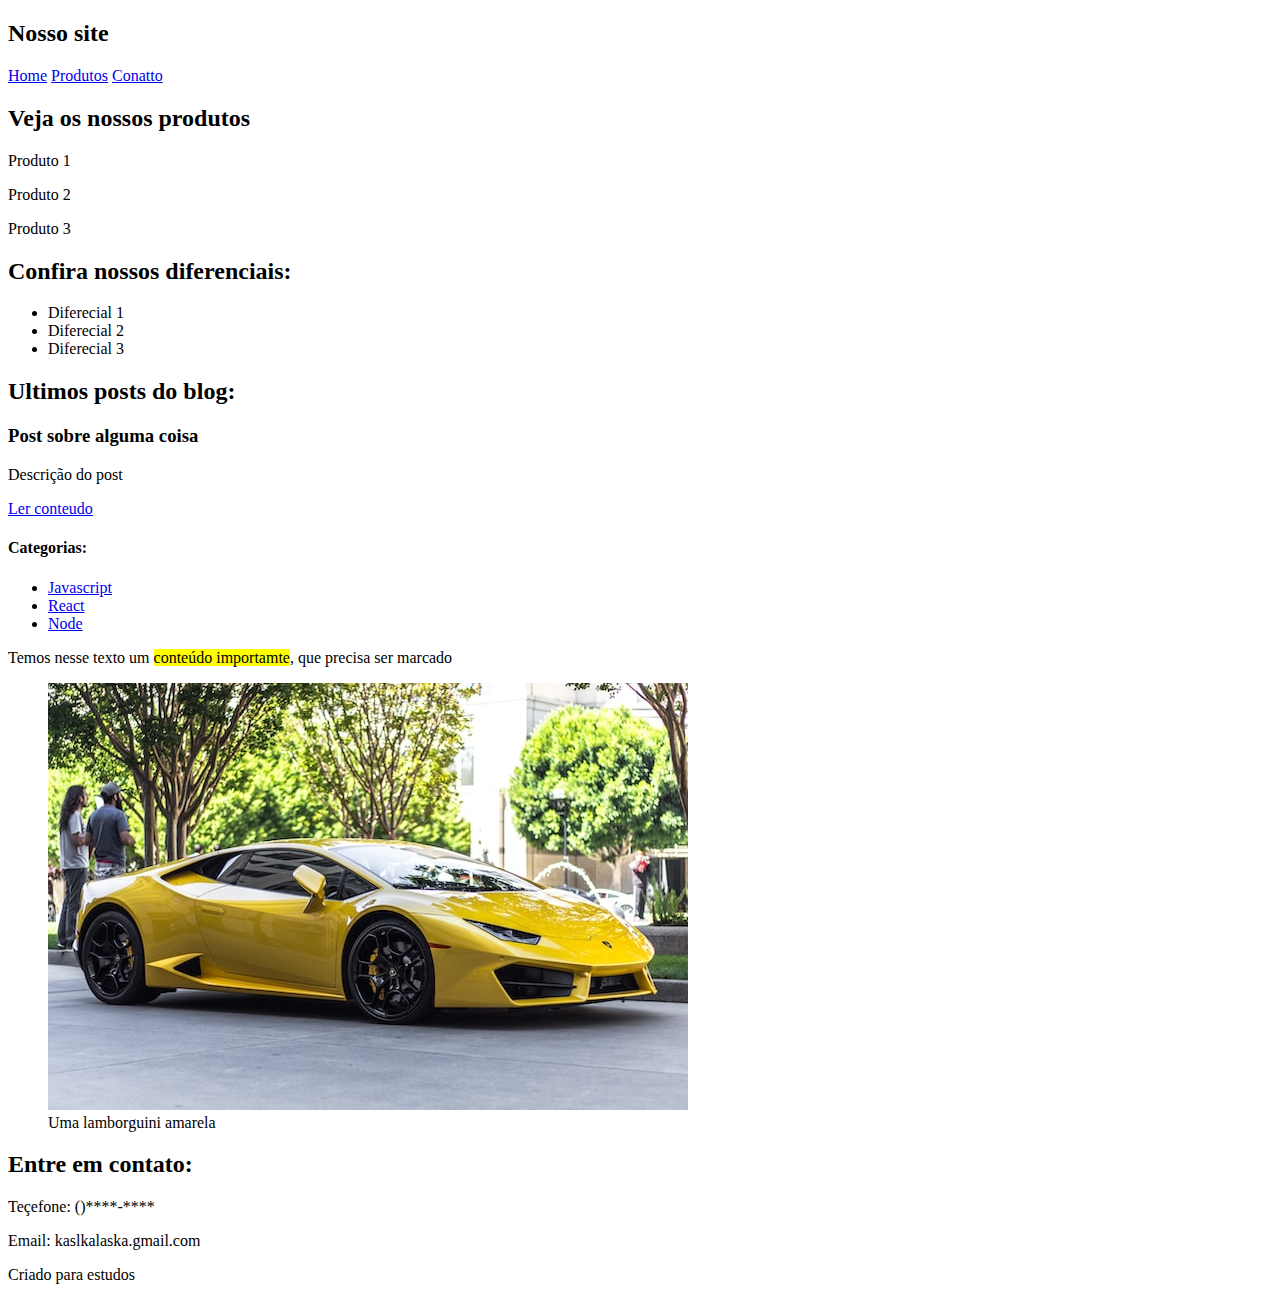
<file: 11-HTML-SEMANTICO/index.html>
<!DOCTYPE html>
<html lang="en">
  <head>
    <meta charset="UTF-8" />
    <meta name="viewport" content="width=device-width, initial-scale=1.0" />
    <title>HTML-SEMANTICO</title>
  </head>
  <body>
    <!-- 3 header -->
    <header>
      <h2>Nosso site</h2>
      <!-- <ul>
        <li>
          <a href="#">Home</a>
          <a href="#">Produtos</a>
          <a href="#">Conatto </a>
        </li>
      </ul> -->
      <!-- 5 Nav -->
      <nav>
        <a href="#">Home</a>
        <a href="#">Produtos</a>
        <a href="#">Conatto </a>
      </nav>
    </header>
    <!-- 8 Main  -->
    <main>
      <!-- 1 section -->
      <section>
        <h2>Veja os nossos produtos</h2>
        <p>Produto 1</p>
        <p>Produto 2</p>
        <p>Produto 3</p>
      </section>
      <section>
        <h2>Confira nossos diferenciais:</h2>
        <ul>
          <li>Diferecial 1</li>
          <li>Diferecial 2</li>
          <li>Diferecial 3</li>
        </ul>
      </section>
      <!-- 2 Article -->
      <section>
        <h2>Ultimos posts do blog:</h2>
        <article>
          <h3>Post sobre alguma coisa</h3>
          <p>Descrição do post</p>
          <a href="#">Ler conteudo</a>
        </article>
      </section>
    </main>
    <!-- 6 aside -->
    <aside>
      <h4>Categorias:</h4>
      <ul>
        <li><a href="#">Javascript</a></li>
        <li><a href="#">React</a></li>
        <li><a href="#">Node</a></li>
      </ul>
    </aside>
    <!-- 9 Mark -->
    <p>
      Temos nesse texto um <mark>conteúdo importamte</mark>, que precisa ser
      marcado
    </p>
    <!-- 7 fifure e figCaption -->
    <figure>
      <img src="/11-HTML-SEMANTICO/lambo.jpg" alt="Lamborguini" />
      <figcaption>Uma lamborguini amarela</figcaption>
    </figure>

    <!-- 4 footer -->
    <footer>
      <div>
        <h2>Entre em contato:</h2>
        <p>Teçefone: ()****-****</p>
        <p>Email: kaslkalaska.gmail.com</p>
      </div>
      <p>Criado para estudos</p>
    </footer>
  </body>
</html>
</file>
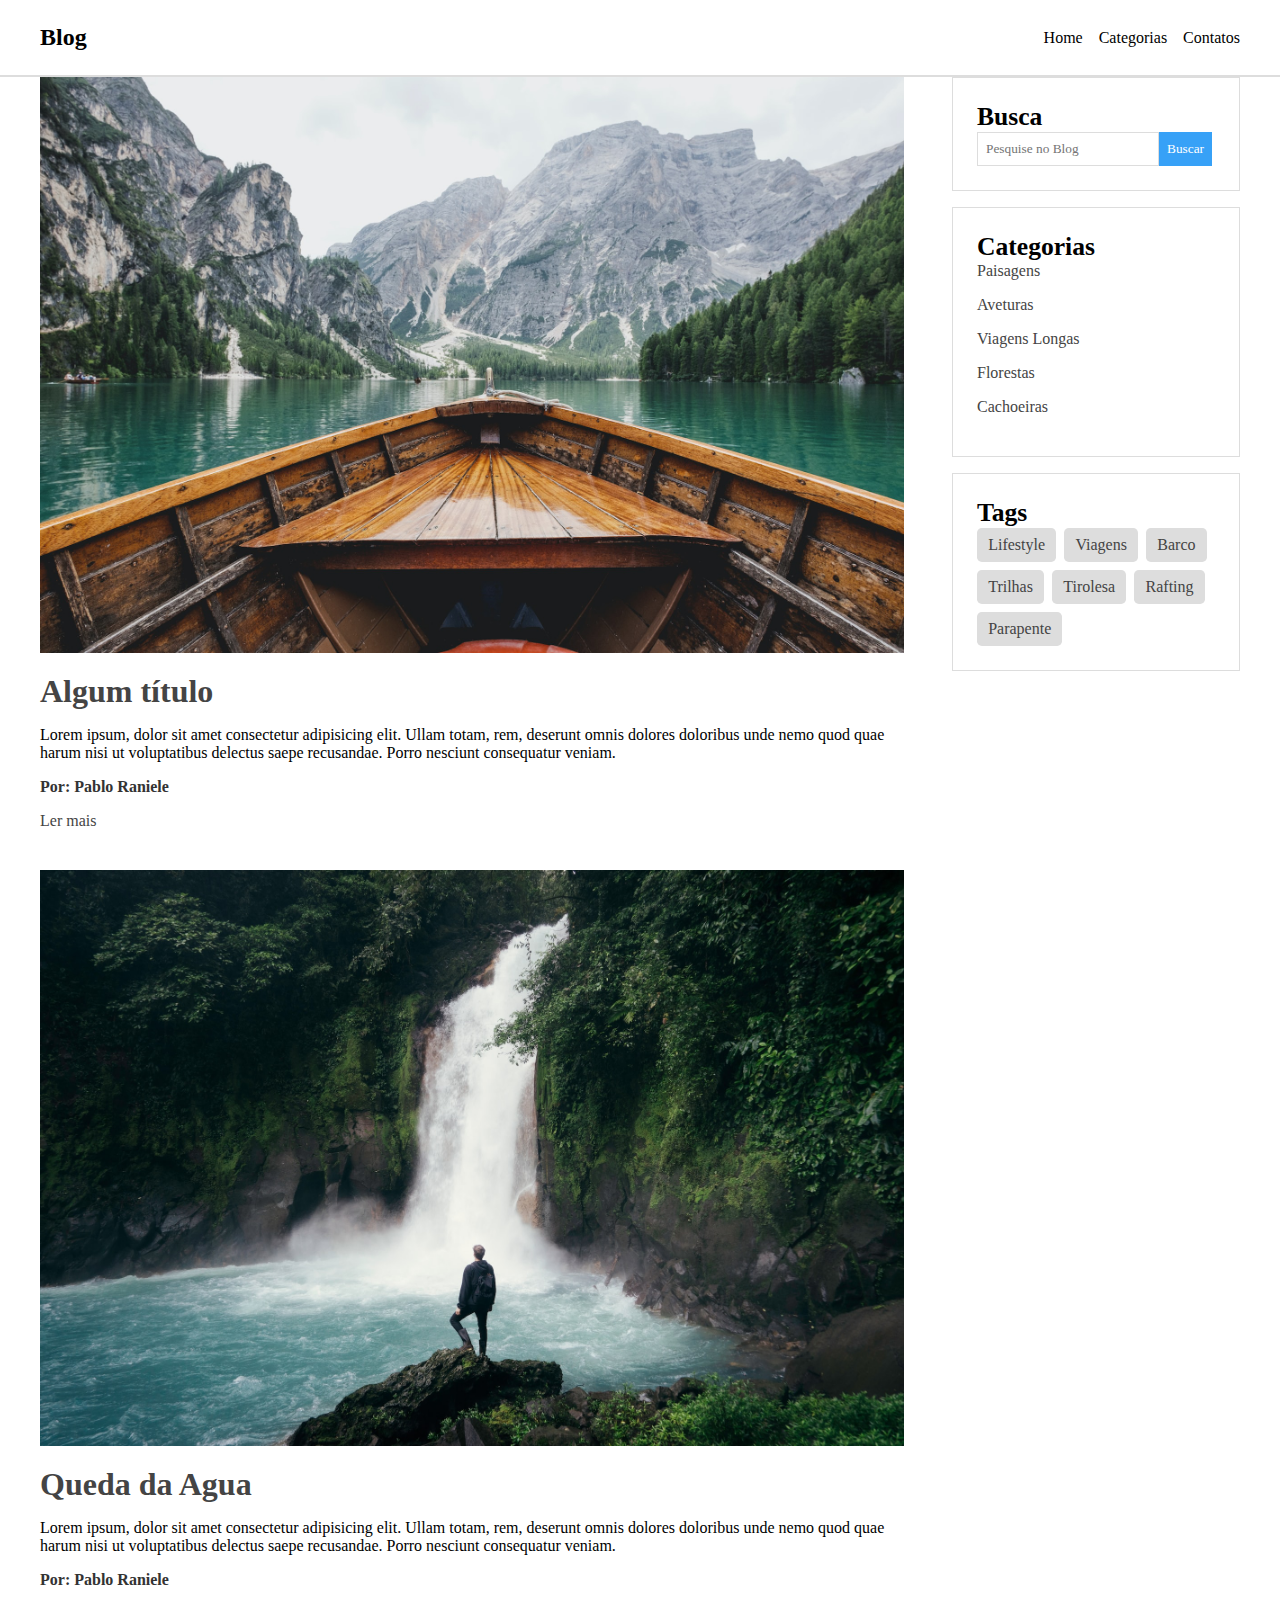
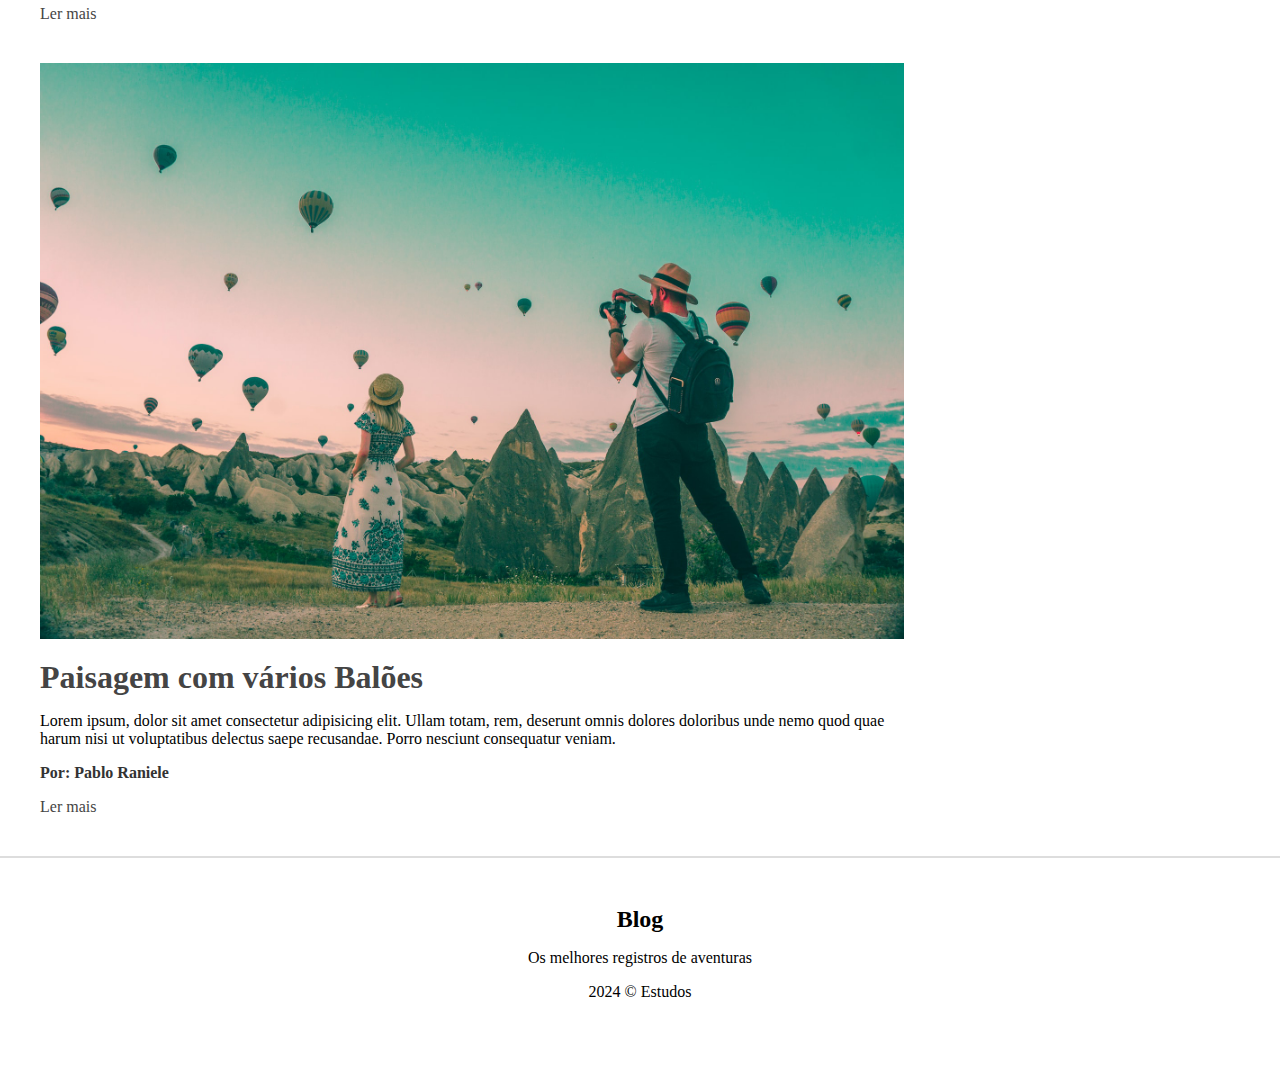
<file: 12-Blog-semantico/index.html>
<!DOCTYPE html>
<html lang="en">
  <head>
    <meta charset="UTF-8" />
    <meta name="viewport" content="width=device-width, initial-scale=1.0" />
    <title>Blog Semantico</title>
    <link rel="stylesheet" href="/12-Blog-semantico/css/style.css" />
  </head>
  <body>
    <header>
      <nav id="navbar">
        <div id="navbar-inner">
          <h2>Blog</h2>
          <ul id="nav-links">
            <li><a href="#"></a>Home</li>
            <li><a href="#"></a>Categorias</li>
            <li><a href="#"></a>Contatos</li>
          </ul>
        </div>
      </nav>
    </header>
    <div class="container">
      <main id="posts-container">
        <article class="post">
          <img src="/12-Blog-semantico/img/f1.jpg" alt="Passeio de Barco" />
          <h3 class="title"><a href="#">Algum título</a></h3>
          <p class="description">
            Lorem ipsum, dolor sit amet consectetur adipisicing elit. Ullam
            totam, rem, deserunt omnis dolores doloribus unde nemo quod quae
            harum nisi ut voluptatibus delectus saepe recusandae. Porro nesciunt
            consequatur veniam.
          </p>
          <p class="author">Por: Pablo Raniele</p>
          <a href="#">Ler mais</a>
        </article>
        <article class="post">
          <img src="/12-Blog-semantico/img/f2.jpg" alt="Cachoeira" />
          <h3 class="title"><a href="#">Queda da Agua</a></h3>
          <p class="description">
            Lorem ipsum, dolor sit amet consectetur adipisicing elit. Ullam
            totam, rem, deserunt omnis dolores doloribus unde nemo quod quae
            harum nisi ut voluptatibus delectus saepe recusandae. Porro nesciunt
            consequatur veniam.
          </p>
          <p class="author">Por: Pablo Raniele</p>
          <a href="#">Ler mais</a>
        </article>
        <article class="post">
          <img src="img/f3.jpg" alt="Vista dos Balões" />
          <h3 class="title"><a href="#">Paisagem com vários Balões</a></h3>
          <p class="description">
            Lorem ipsum, dolor sit amet consectetur adipisicing elit. Ullam
            totam, rem, deserunt omnis dolores doloribus unde nemo quod quae
            harum nisi ut voluptatibus delectus saepe recusandae. Porro nesciunt
            consequatur veniam.
          </p>
          <p class="author">Por: Pablo Raniele</p>
          <a href="#">Ler mais</a>
        </article>
      </main>
      <aside id="sidebar">
        <section id="search-bar">
          <h4>Busca</h4>
          <form>
            <input type="text" placeholder="Pesquise no Blog" />
            <input type="submit" value="Buscar" />
          </form>
        </section>
        <section id="categories">
          <h4>Categorias</h4>
          <nav>
            <ul>
              <li><a href="#">Paisagens</a></li>
              <li><a href="#">Aveturas</a></li>
              <li><a href="#">Viagens Longas</a></li>
              <li><a href="#">Florestas</a></li>
              <li><a href="#">Cachoeiras</a></li>
            </ul>
          </nav>
        </section>
        <section id="tags">
          <h4>Tags</h4>
          <div id="tags-container">
            <a href="#">Lifestyle</a>
            <a href="#">Viagens</a>
            <a href="#">Barco</a>
            <a href="#">Trilhas</a>
            <a href="#">Tirolesa</a>
            <a href="#">Rafting</a>
            <a href="#">Parapente</a>
          </div>
        </section>
      </aside>
    </div>
    <footer id="footer">
      <h2>Blog</h2>
      <p>Os melhores registros de aventuras</p>
      <p>2024 &copy; Estudos</p>
    </footer>
  </body>
</html>
</file>
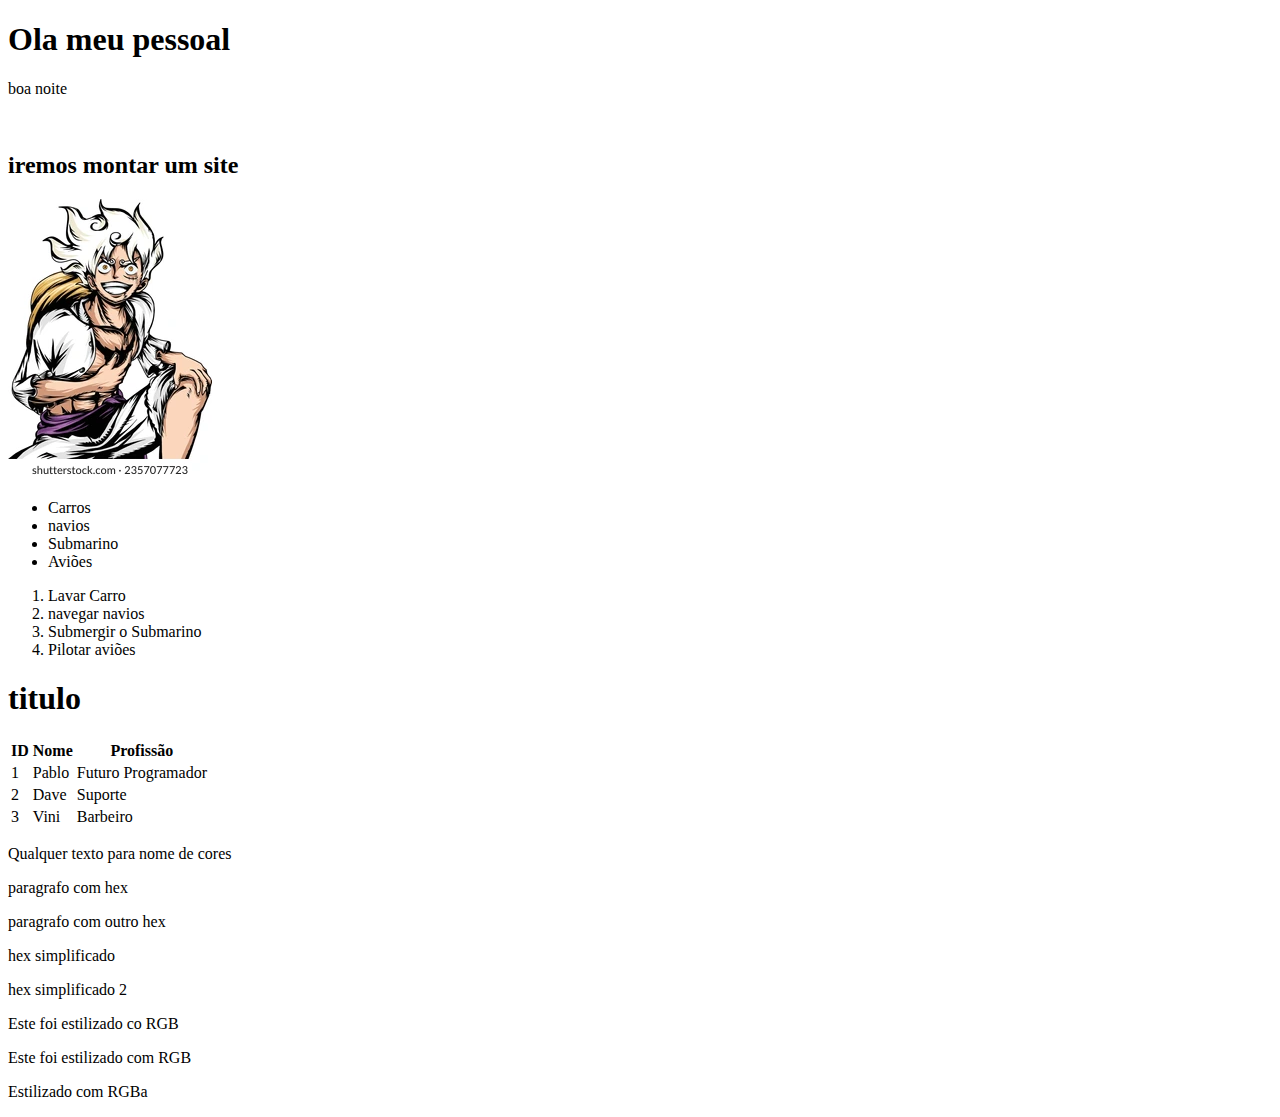
<file: 2-HTML/index.html>
<!DOCTYPE html>
<html>
  <!--cabeça-->
  <head>
    <!--corpo do projeto-->
    <body>
      <!--1 comando usado para texto-->
      <h1>Ola meu pessoal</h1>
      <!--2paragrafos-->
      <p>boa noite</p>
      <!--3Usado para pular a linha-->
      <br />
      <!--4 Outro texto-->
      <h2>iremos montar um site</h2>
      <!--5Imagens 6  =alt e- usado para caso a imagem esteja quebrada-->
      <img src="assets/luffy.jpg" alt="alooooooooooooo" />
      <!--7 determina listas não ordenadas-->
      <ul>
        <li>Carros</li>
        <li>navios</li>
        <li>Submarino</li>
        <li>Aviões</li>
      </ul>
      <!--8 listas ordenadas-->
      <ol>
        <li>Lavar Carro</li>
        <li>navegar navios</li>
        <li>Submergir o Submarino</li>
        <li>Pilotar aviões</li>
      </ol>
      <!--9 -->
      <table>
        <h1>titulo</h1>
        <tr>
          <th>ID</th>
          <th>Nome</th>
          <th>Profissão</th>
        </tr>
        <tr>
          <td>1</td>
          <td>Pablo</td>
          <td>Futuro Programador</td>
        </tr>
        <tr>
          <td>2</td>
          <td>Dave</td>
          <td>Suporte</td>
        </tr>
        <tr>
          <td>3</td>
          <td>Vini</td>
          <td>Barbeiro</td>
        </tr>
      </table>
      <!--10 div-->

      <!--11 nome cor -->

      <p class="color-name">Qualquer texto para nome de cores</p>

      <!--12 hex -->

      <p class="hex">paragrafo com hex</p>
      <p class="hex-2">paragrafo com outro hex</p>

      <!--13 mais sobre hex -->

      <p class="simple-hex">hex simplificado</p>
      <p class="simple-hex-2">hex simplificado 2</p>

      <!--14 rgb -->

      <p class="rgb">Este foi estilizado co RGB</p>
      <p class="mixed-rgb">Este foi estilizado com RGB</p>

      <!--15 RGBa -->

      <p class="Rgba">Estilizado com RGBa</p>
    </body>
  </head>
</html>
</file>
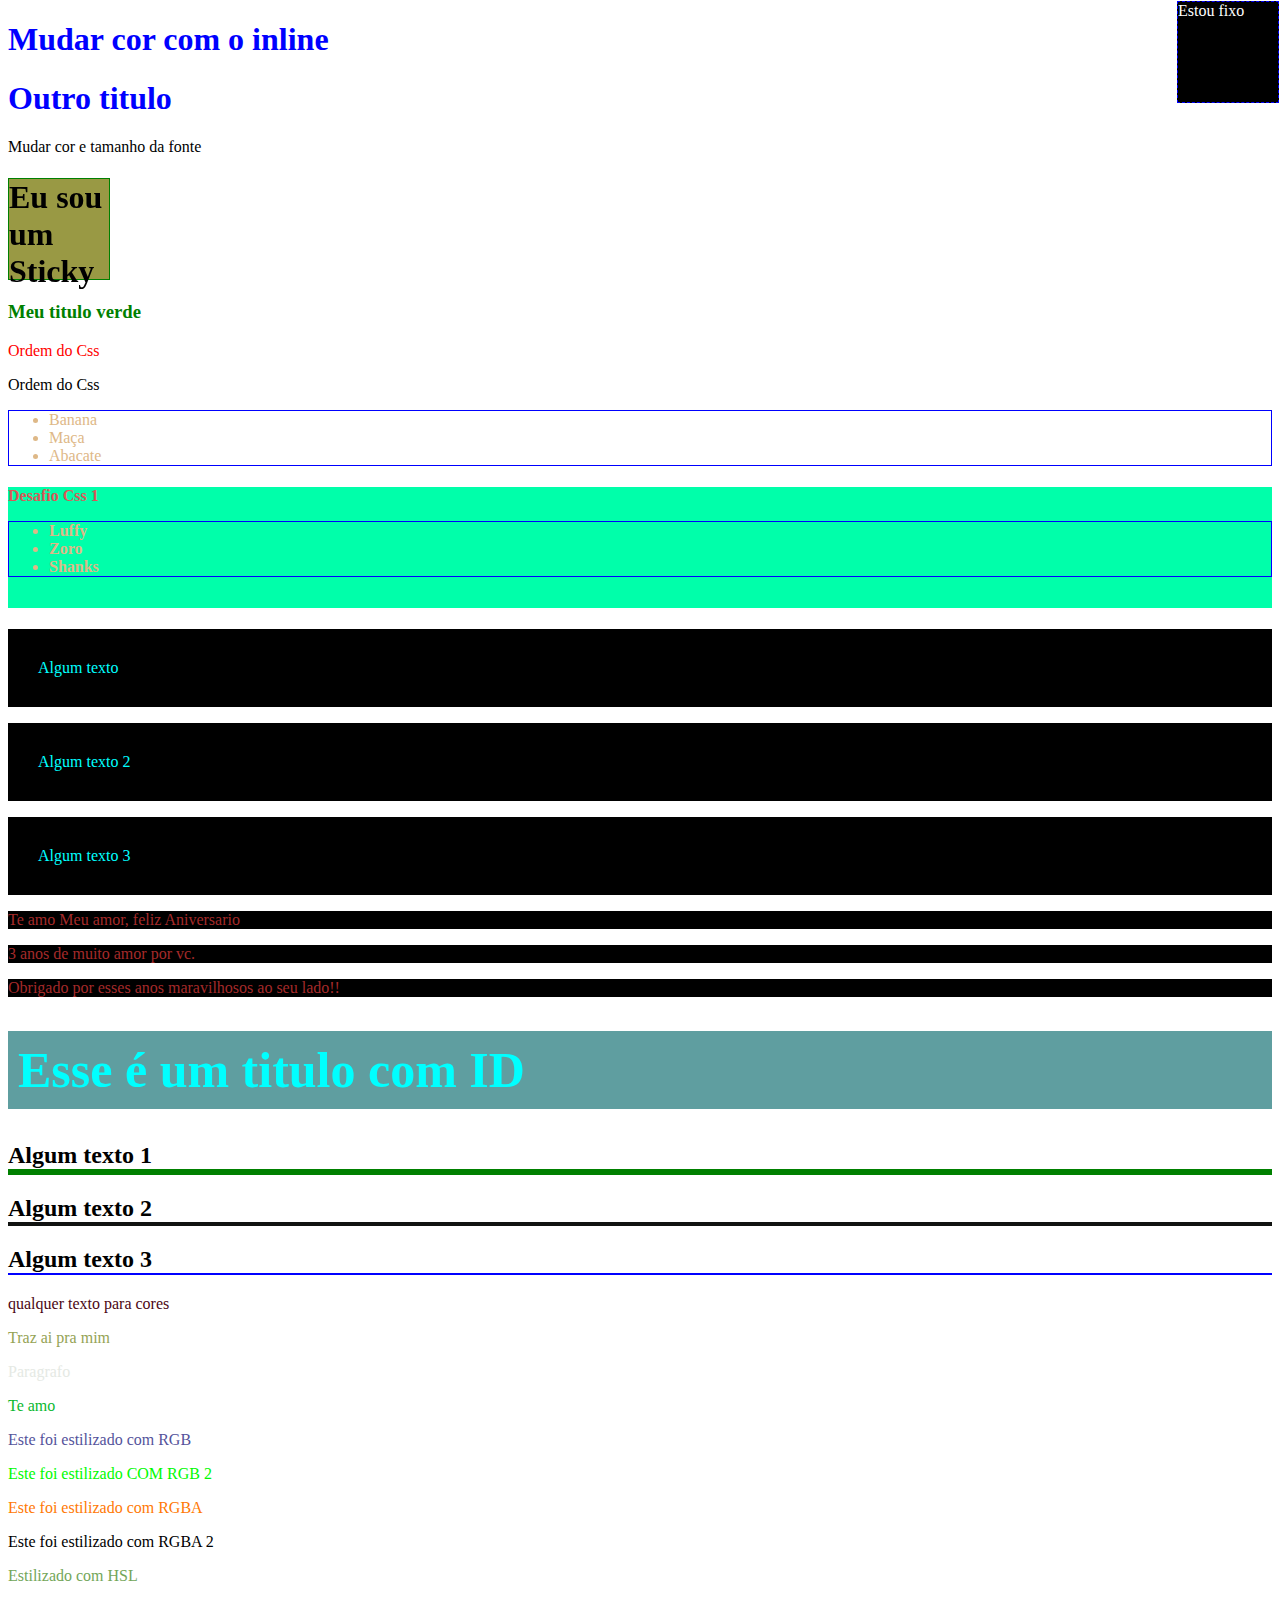
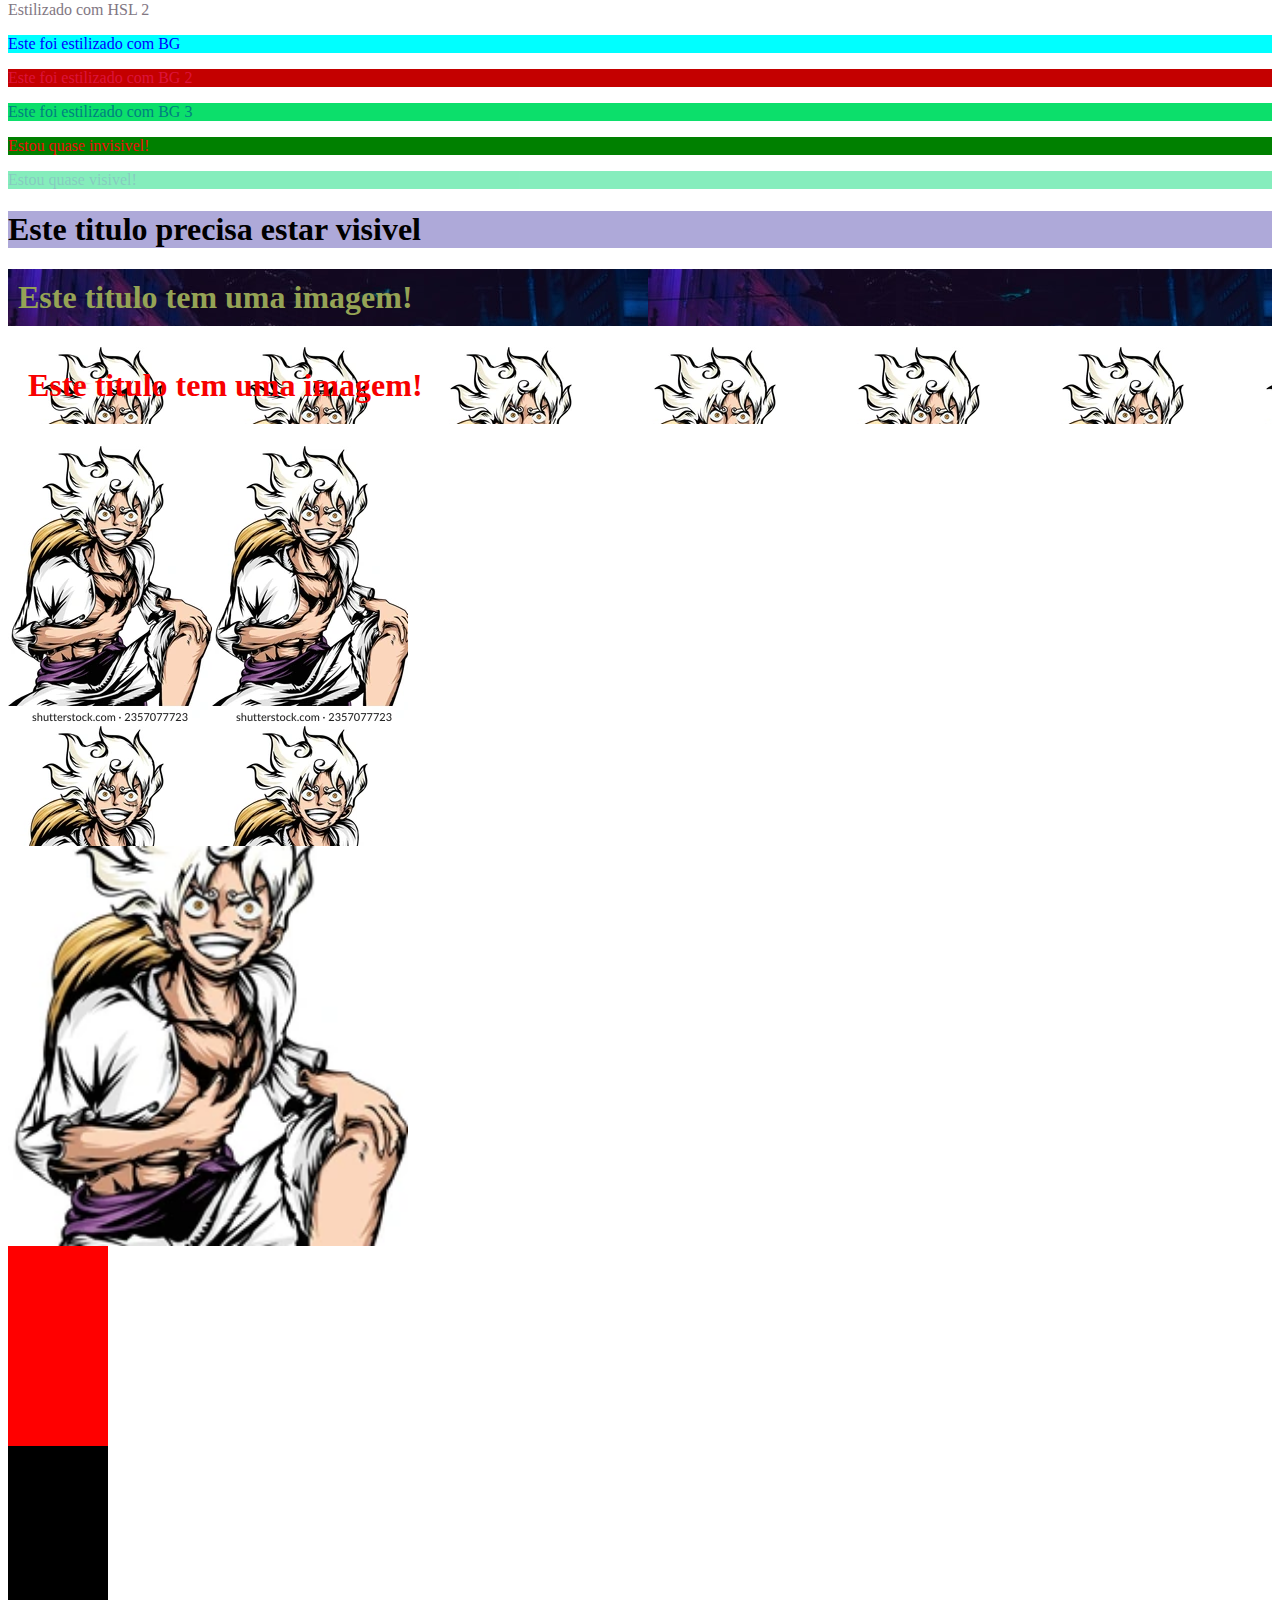
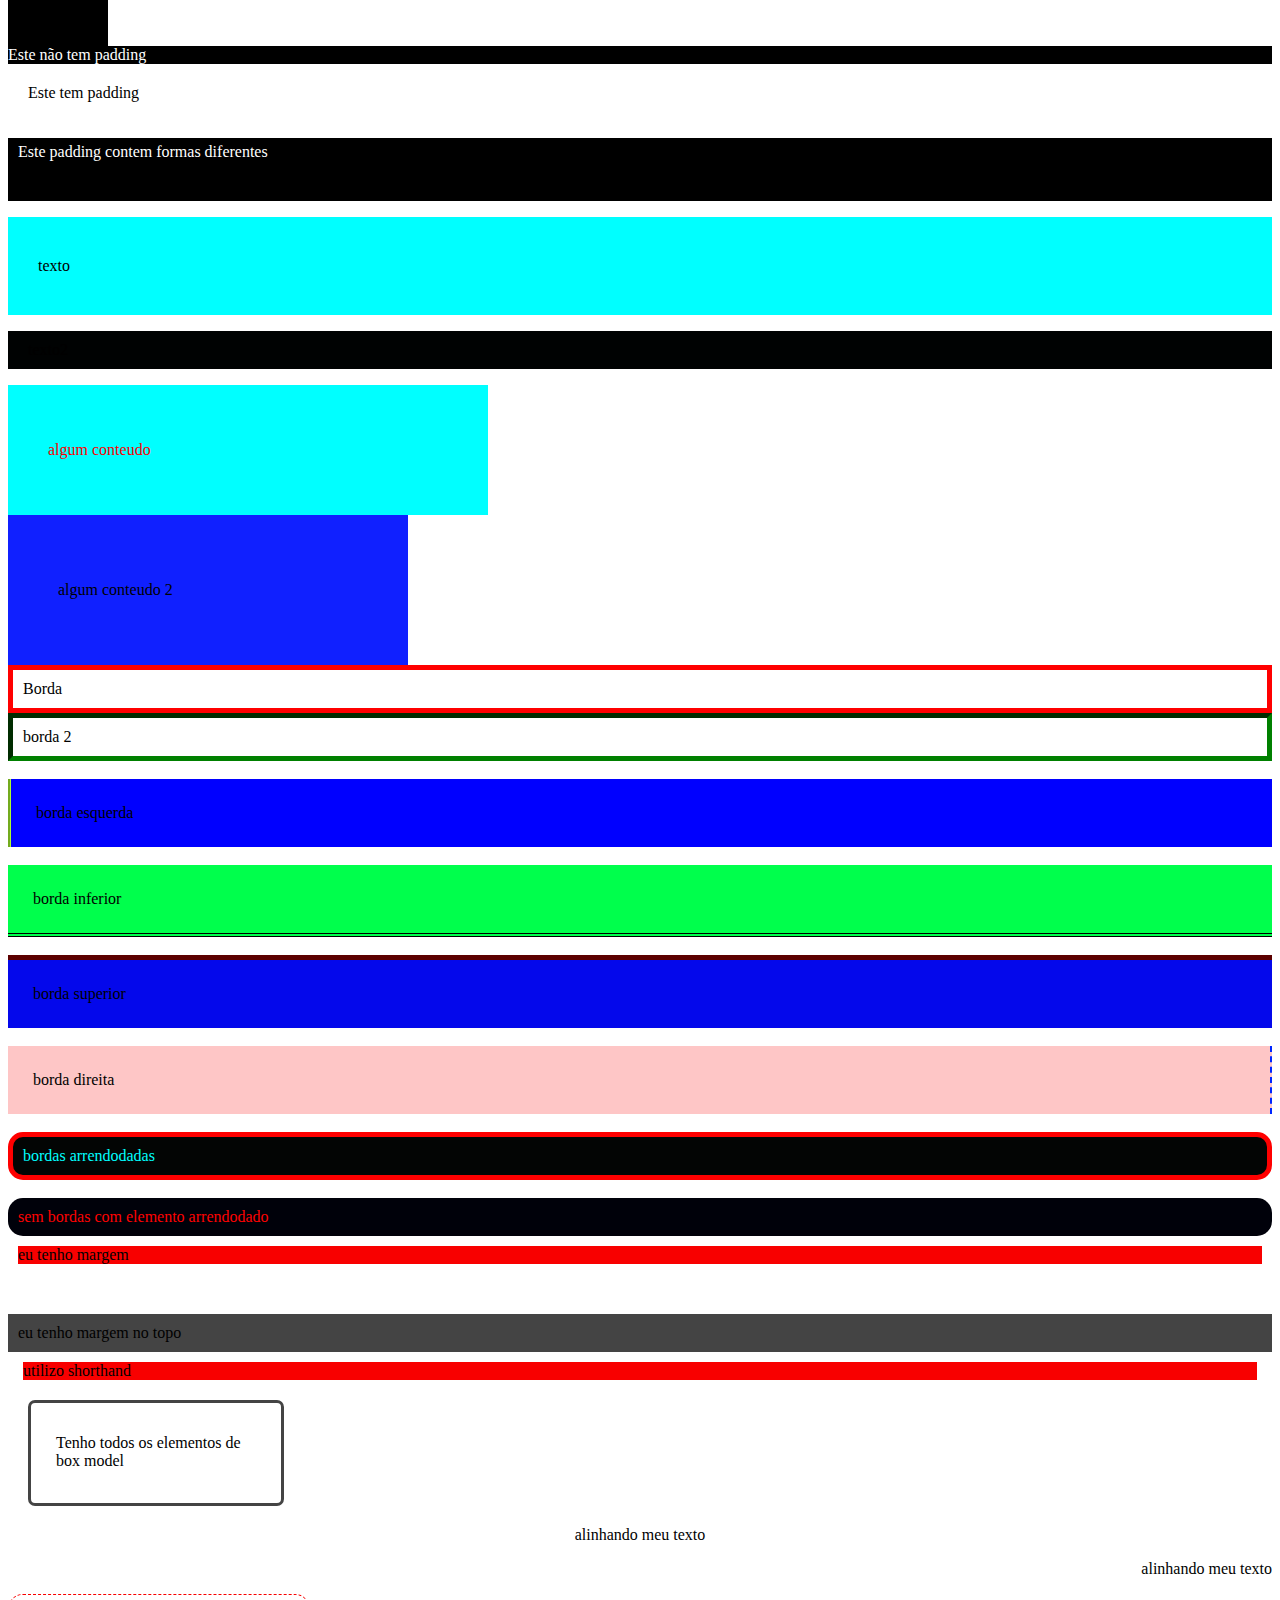
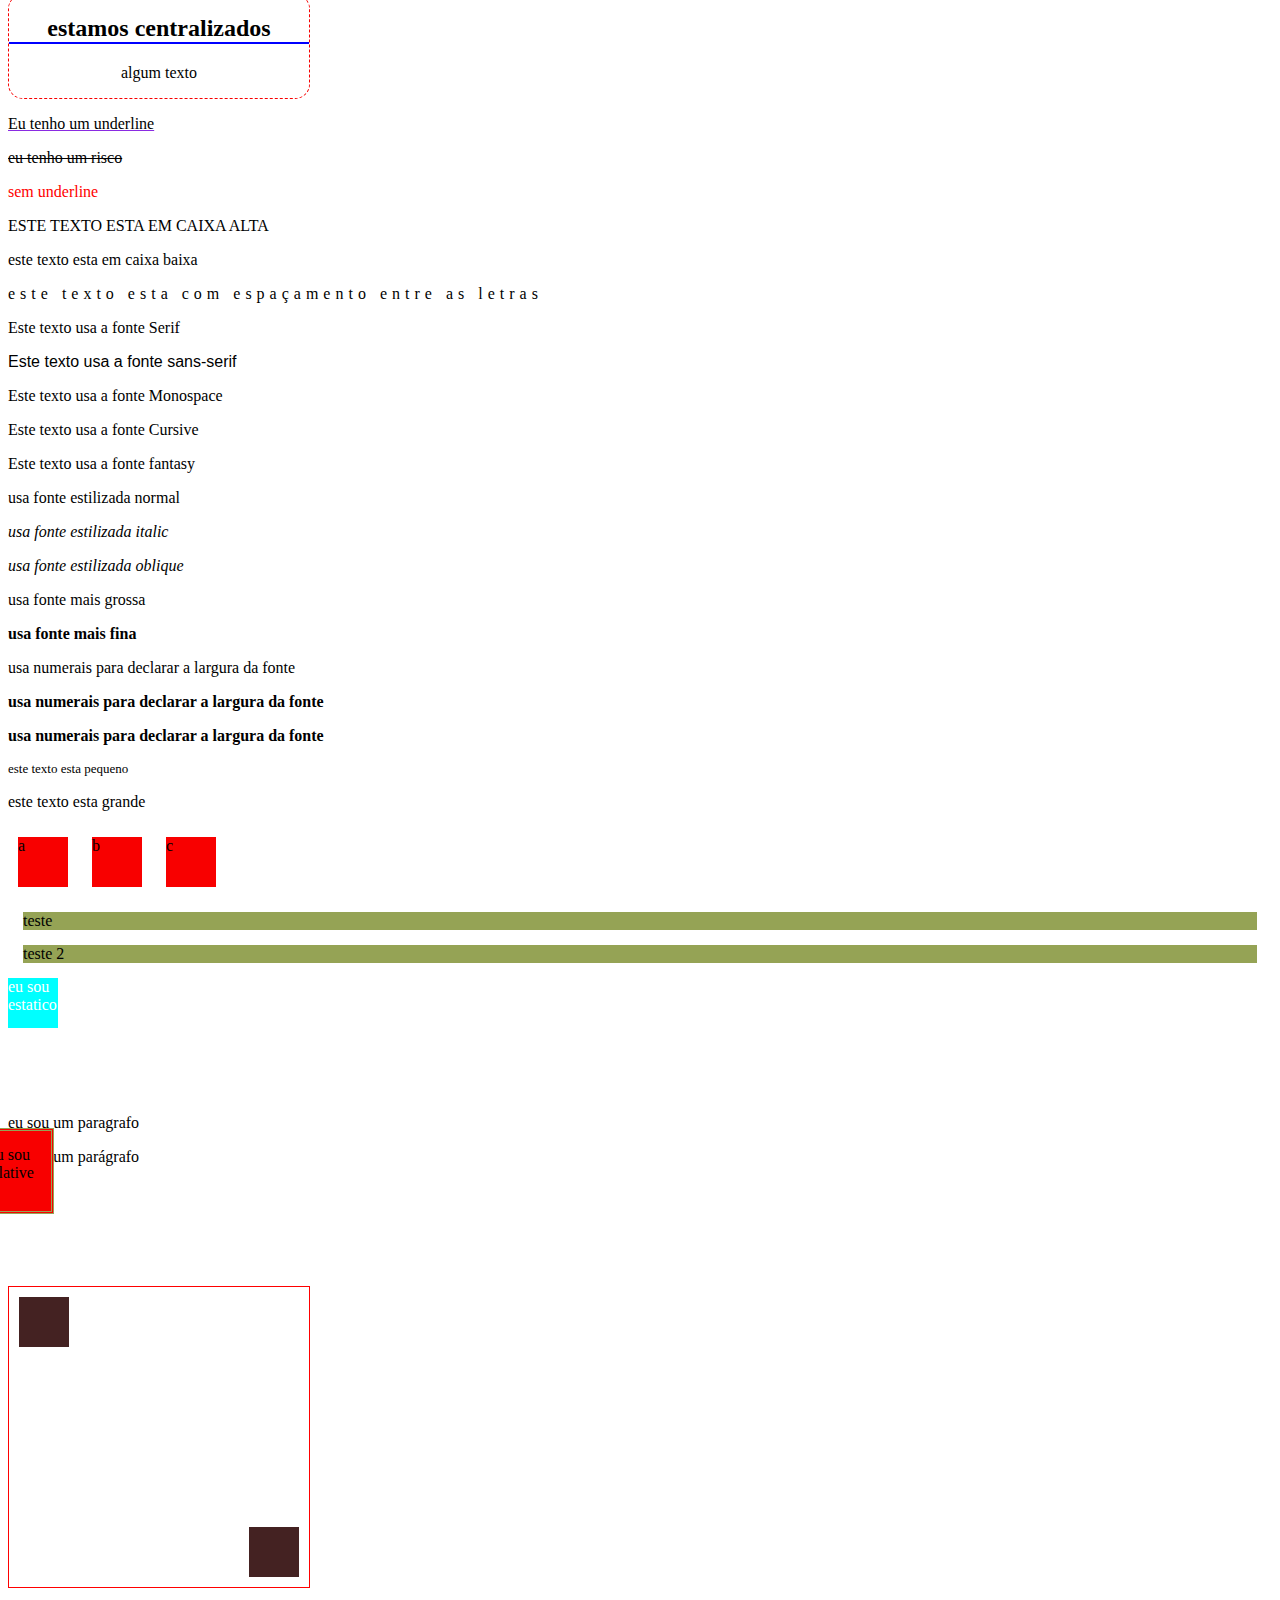
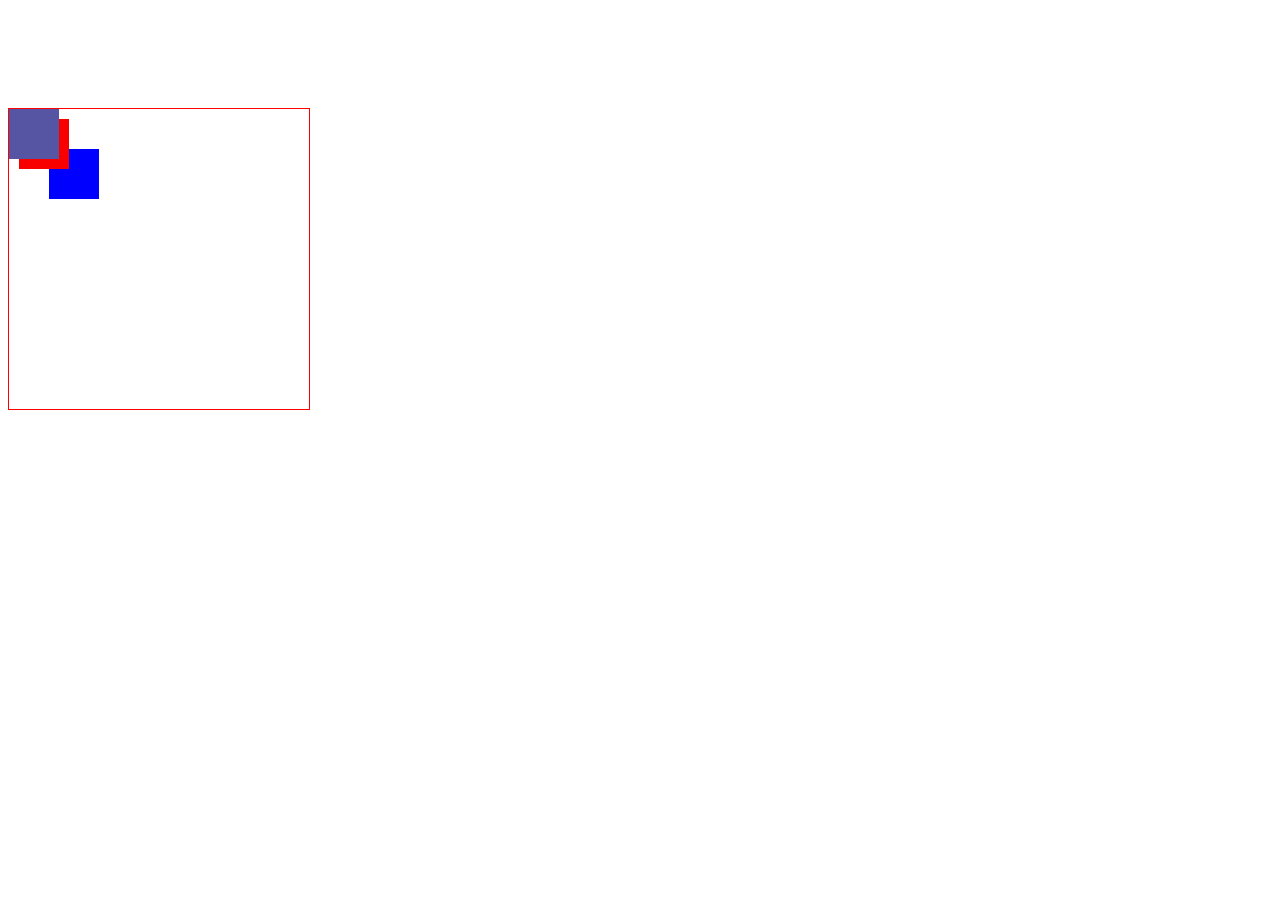
<file: 3-CSS/index.html>
<!DOCTYPE html>
<html lang="en">
  <head>
    <meta charset="UTF-8" />
    <meta name="viewport" content="width=device-width, initial-scale=1.0" />
    <title>CSS</title>
    <!--3 Internal CSS-->
    <style>
      /* p {
        color: rgb(255, 255, 255);
        font-size: 40px;
      } */
    </style>
    <!--4 External CSS-->
    <!--Cascanding Style Sheets-->
    <link rel="stylesheet" href="Css/styles.css" />
    <link rel="stylesheet" href="Css/list.css" />
    <!--7 Desafio CSS-->
    <link rel="stylesheet" href="Css/titles.css" />
  </head>

  <body>
    <!--1 Inline CSS-->
    <h1 style="color: blue">Mudar cor com o inline</h1>
    <h1 style="color: blue">Outro titulo</h1>

    <!-- 2 Multiplas regras-->
    <!-- <h1 style="color: purple; font-size: 50px; border-bottom: 1px solid red;"</h1> -->
    Mudar cor e tamanho da fonte
    <h1 />
    <!--3 internal CSS-->
    <!-- <P>Eu fui estilizado pelo internal</P>
      <p>mais um</p>
      <p>e mais outro</p> -->

       <!-- 46 sticky -->

    <div class="sticky">
      <span>Eu sou um Sticky</span>
    </div>
    
    <!--4 EXTERNAL CSS-->
    <h3>Meu titulo verde</h3>

    <!--5 Ordem do CSS-->
    <p style="color: red">Ordem do Css</p>
    <p>Ordem do Css</p>

    <!--6  Multiplos CSS-->

    <ul>
      <li>Banana</li>
      <li>Maça</li>
      <li>Abacate</li>
    </ul>

    <!--7 desafio CSS-->
    <h4>
      Desafio Css 1
      <ul>
        <li>Luffy</li>
        <li>Zoro</li>
        <li>Shanks</li>
      </ul>
    </h4>
    <!--8  - classes-->
    <p class="paragraph">Algum texto</p>
    <p class="paragraph">Algum texto 2</p>
    <p class="paragraph">Algum texto 3</p>

    <p class="Aline">Te amo Meu amor, feliz Aniversario</p>
    <p class="Aline">3 anos de muito amor por vc.</p>
    <p class="Aline">Obrigado por esses anos maravilhosos ao seu lado!!</p>

    <!--9 Id-->

    <h1 id="exclusive-tittle">Esse é um titulo com ID</h1>

    <!--10 Multiplas regras, ordem do CSS-->

    <h2 id="Algum-titulo" class="titulo">Algum texto 1</h2>
    <h2 class="titulo">Algum texto 2</h2>
    <h2>Algum texto 3</h2>

    <!--11 Nome de Cor-->
    <p class="color-name">qualquer texto para cores</p>

    <!--12 HEX-->
    <p class="hex">Traz ai pra mim</p>
    <p class="hex-2">Paragrafo</p>

    <!--13 mais sobre hex-->

    <p class="simple-hex">Te amo</p>

    <!--14 RGB-->

    <p class="rgb">Este foi estilizado com RGB</p>
    <p class="mixed-rgb">Este foi estilizado COM RGB 2</p>

    <!--15 RGBA -->

    <p class="Rgba">Este foi estilizado com RGBA</p>
    <p class="Rgba-2">Este foi estilizado com RGBA 2</p>

    <!--  16 HSL-->

    <p class="HSL">Estilizado com HSL</p>
    <p class="HSL-2">Estilizado com HSL 2</p>

    <!-- 17 Backgroud color-->

    <p class="bg">Este foi estilizado com BG</p>
    <p class="bg-2">Este foi estilizado com BG 2</p>
    <p class="bg-3">Este foi estilizado com BG 3</p>

    <!-- 18 Backgroud opacity-->

    <div class="bg-opacity">
      <p>Estou quase invisivel!</p>
    </div>

    <div class="bg-opacity-2">
      <p>Estou quase visivel!</p>
    </div>

    <!-- 19 Rgba com opacidade -->

    <div class="rgba-opacity">
      <h1>Este titulo precisa estar visivel</h1>
    </div>

    <!-- 20 backgroud images -->

    <h1 class="bg-img">Este titulo tem uma imagem!</h1>
    <h1 class="bg-img-2">Este titulo tem uma imagem!</h1>

    <!-- 21 centralizando img bg-->

    <div class="not-center-img-bg"></div>
    <div class="center-img-bg"></div>

    <!-- 22 largura e altura -->

    <div class="height-width"></div>
    <div class="height-width-2"></div>
    <!-- 23 padding -->
    <div class="without-padding">Este não tem padding</div>
    <div class="padding">Este tem padding</div>
    <!-- 24 padding indivual -->

    <p class="padding-individual">Este padding contem formas diferentes</p>

    <!-- 25 - Shorthand properties -->

    <p class="shorthandas-paddind">texto</p>
    <p class="shorthandas-paddind-2">texto2</p>

    <!-- 26 padding e width -->
    <div class="without-border-box">
      <p>algum conteudo</p>
    </div>
    <div class="border-box">
      <p>algum conteudo 2</p>
    </div>

    <!-- 27 border -->

    <div class="border">Borda</div>
    <div class="border-2">borda 2</div>
    <br />

    <!-- 28 bordas individuais -->

    <div class="border-left">borda esquerda</div>
    <br />
    <div class="border-botton">borda inferior</div>
    <br />
    <div class="border-top">borda superior</div>
    <br />
    <div class="border-right">borda direita</div>
    <br />

    <!-- 29 bordas arrendodadas -->

    <div class="border-radius">bordas arrendodadas</div>
    <br />
    <div class="border-radius-2">sem bordas com elemento arrendodado</div>

    <!-- 30 margem -->

    <div class="margin">eu tenho margem</div>
    <div class="margin-top">eu tenho margem no topo</div>
    <div class="margin-shorthand">utilizo shorthand</div>

    <!-- 31 elementos de box model juntos -->

    <div class="box-model">
      <p>Tenho todos os elementos de box model</p>
    </div>

    <!-- 31 alinhamento de texto -->

    <p class="text-aligned">alinhando meu texto</p>
    <p class="text-aligned-2">alinhando meu texto</p>
    <div class="container-center">
      <h2>estamos centralizados</h2>
      <p>algum texto</p>
    </div>

    <!-- 32 text decorecion -->
    <p class="underline">Eu tenho um underline</p>
    <p class="line-trough">eu tenho um risco</p>
    <a href="#" class="remove-underline">sem underline</a>

    <!-- 33 transformação do texto -->

    <p class="upper">este texto esta em caixa alta</p>
    <p class="lower">este texto esta em caixa baixa</p>

    <!-- 34 espaçamento de texto -->

    <p class="letter-spacing">
      este texto esta com espaçamento entre as letras
    </p>

    <!-- 35 fontes -->
    <p class="serif">Este texto usa a fonte Serif</p>
    <p class="sans-serif">Este texto usa a fonte sans-serif</p>
    <p class="Monospace">Este texto usa a fonte Monospace</p>
    <p class="cursive">Este texto usa a fonte Cursive</p>
    <p class="fantasy">Este texto usa a fonte fantasy</p>
    <!-- 36 estilos de fontes -->

    <p class="normal">usa fonte estilizada normal</p>
    <p class="italic">usa fonte estilizada italic</p>
    <p class="oblique">usa fonte estilizada oblique</p>

    <!-- 37 largura da fonte  -->
    <p class="lighter"">usa fonte mais grossa</p>
    <p class="bolder">usa fonte mais fina</p>
    <p class="usa-numerais">usa numerais para declarar a largura da fonte</p>
    <p class="usa-numerais-2">usa numerais para declarar a largura da fonte</p>
    <p class="usa-numerais-3">usa numerais para declarar a largura da fonte</p>
    
    <!--38 font size(tamanho do texto) -->

    <p class="font-size">este texto esta pequeno</p>
    <p class="font-size-2">este texto esta grande</p>

    <!-- 39 Display -->
     
    <div class="inline-box">a</div>
    <div class="inline-box">b</div>
    <div class="inline-box">c</div>
    <span class="block">teste</span>
    <span class="block">teste 2</span>

    <!-- 40 escondendo elementos -->
    <p class="invisible">me encontre se puder </p>  

    <!-- posições dos elementos -->
     <!-- 41 posistion static -->
    <div class="static">
      <span>eu sou estatico!</span>
    </div>

    <!-- 42 relative position -->

    <div class="relative">
      <span>Eu sou relative</span>
    </div>
    <p7>eu sou um paragrafo</p7>

    <!-- 43 position absolute -->

    <div class="absolute">
      <span>usa-se absolute</span>
    </div>
    <p>eu sou um parágrafo</p>

    <!-- 44 relative com absolute -->

    <div class="relative-container">
      <div class="absolute-1"></div>
      <div class="absolute-2"></div>
    </div>

    <!-- 45 fixed position -->

    <div class="fixed">
      <span>Estou fixo </span>
    </div>

    <!-- 47 z-index -->
      <div class="relative-container">
        <div class="absolute-3"></div>
        <div class="absolute-4"></div>
        <div class="absolute-5"></div>
      </div>


   

  </body>
</html>
</file>
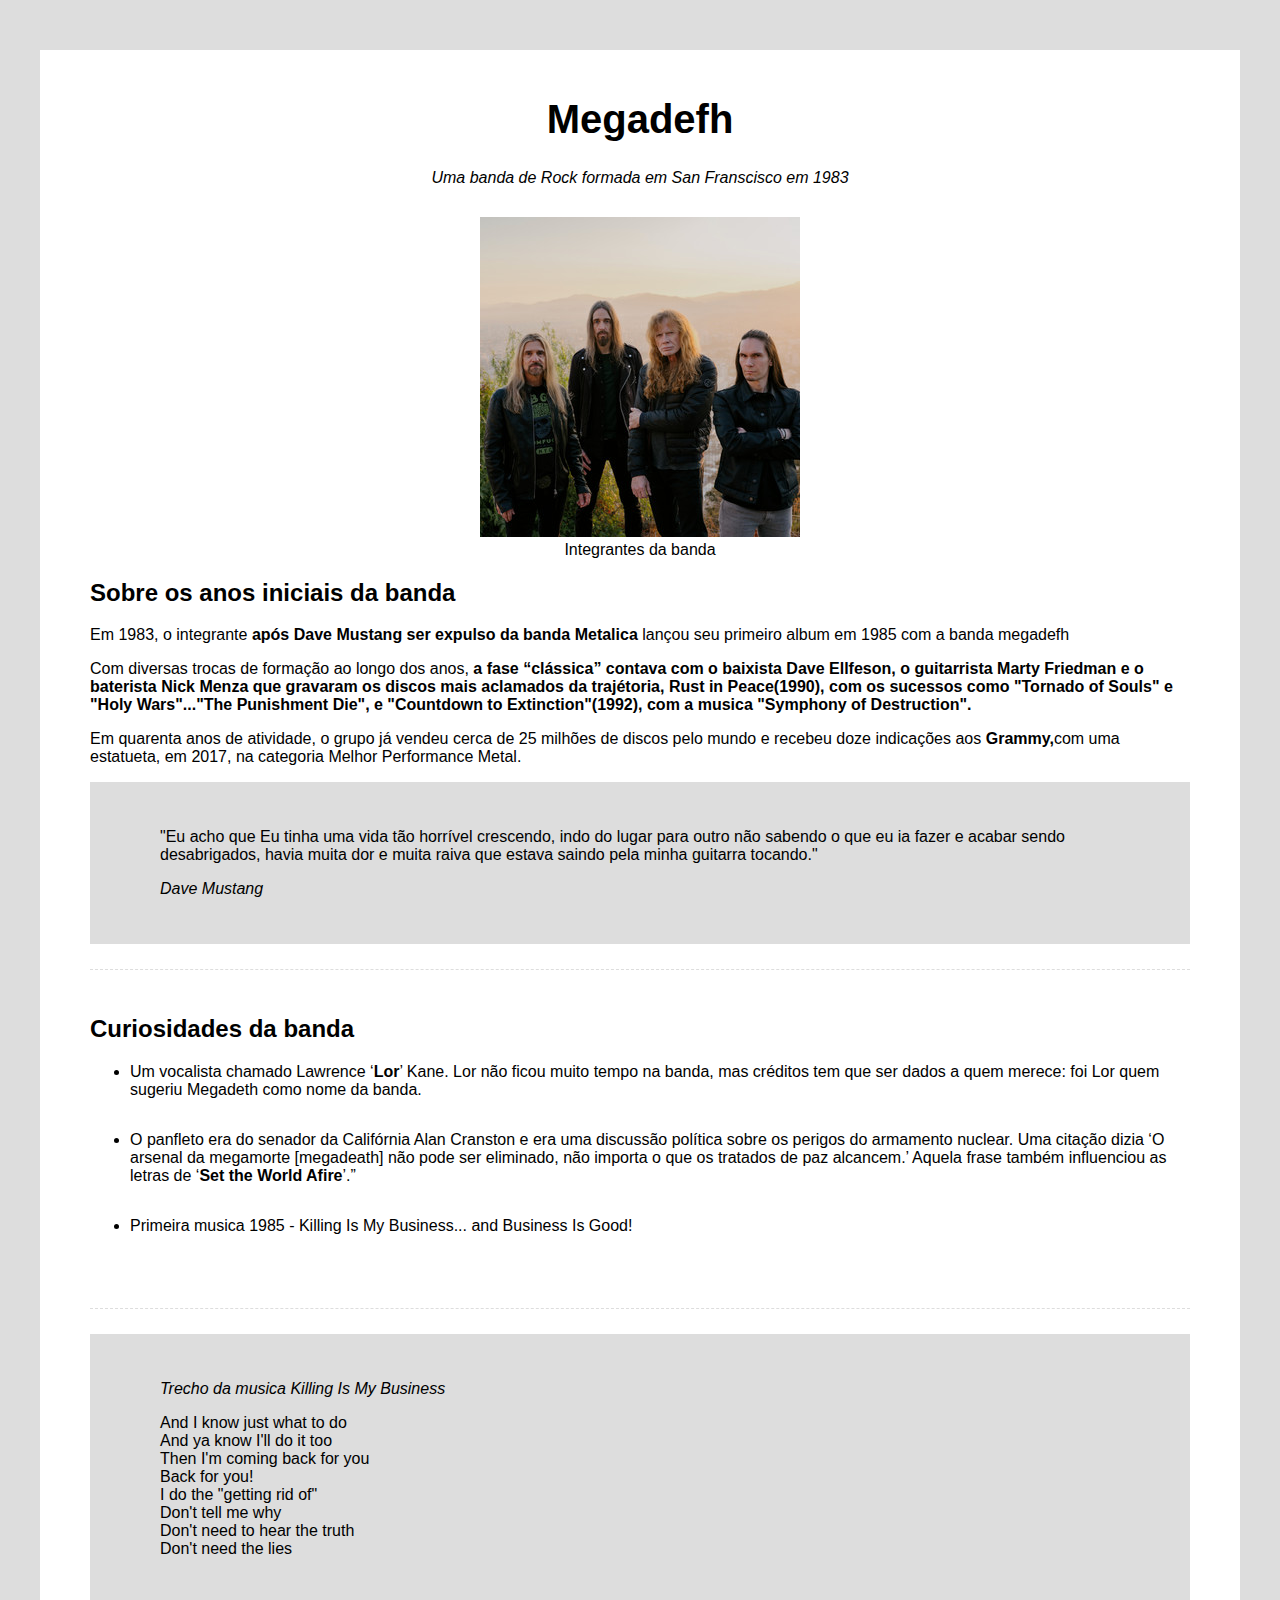
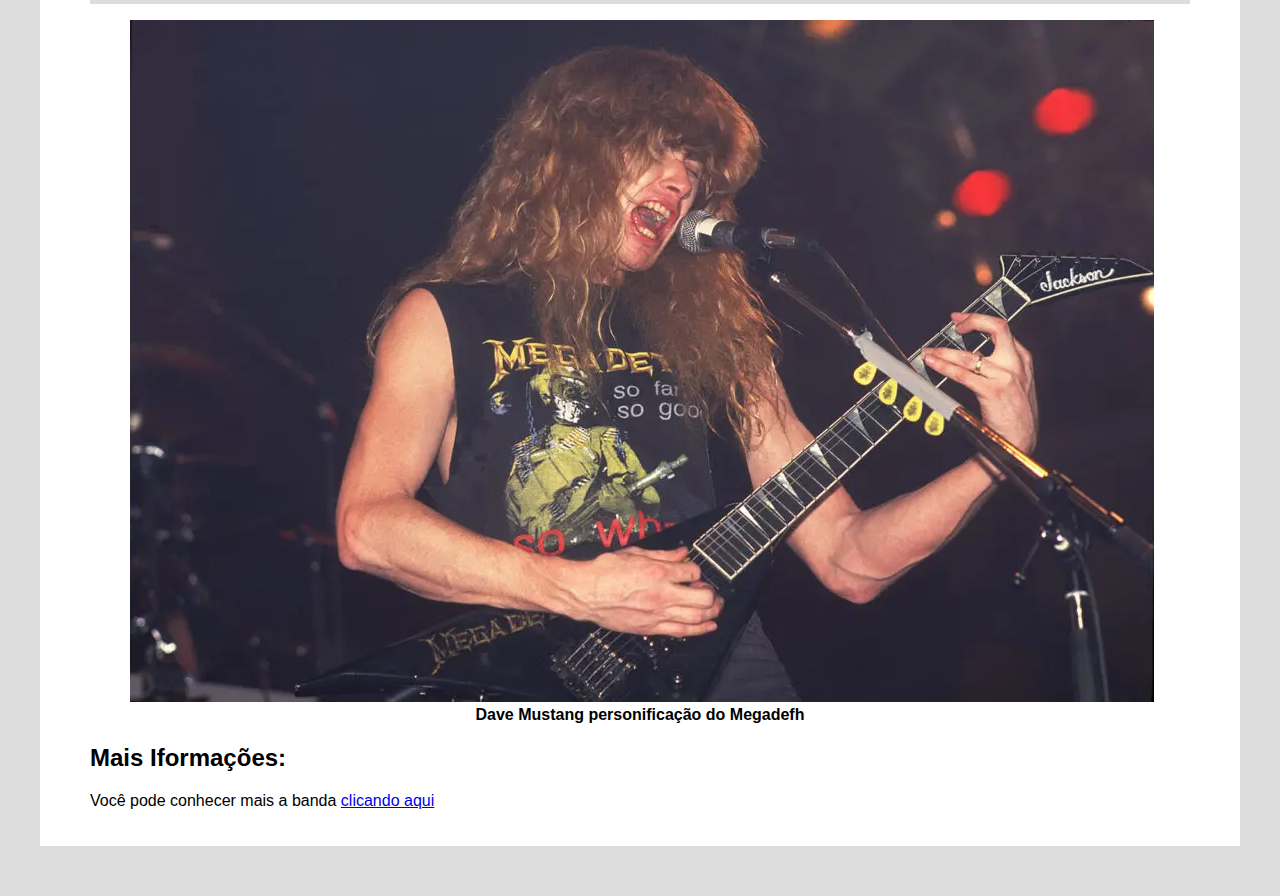
<file: 4-TRIBUTO/img/index.html>
<!DOCTYPE html>
<html lang="en">
  <head>
    <meta charset="UTF-8" />
    <meta name="viewport" content="width=device-width, initial-scale=1.0" />
    <title>Tributo da banda: Megadefh</title>
    <link rel="stylesheet" href="/4-TRIBUTO/css/style.css" />
  </head>
  <body>
    <div class="container">
      <!-- cabeçalho -->
      <div class="header">
        <h1 class="main-title">Megadefh</h1>
        <p class="main-paragrafh">
          Uma banda de Rock formada em San Franscisco em 1983
        </p>
      </div>
      <!-- Imagem de destaque -->
      <div class="featured-image">
        <figure>
          <img src="/4-TRIBUTO/img/megadefh.jpg" alt="Banda Megadefh" />
          <figcaption>Integrantes da banda</figcaption>
        </figure>
      </div>
      <!-- Bibliografia -->
      <div class="biografh">
        <h2>Sobre os anos iniciais da banda</h2>
        <p>
          Em 1983, o integrante
          <span class="bold"
            >após Dave Mustang ser expulso da banda Metalica</span
          >
          lançou seu primeiro album em 1985 com a banda megadefh
        </p>
        <p>
          Com diversas trocas de formação ao longo dos anos,
          <span class="bold"
            >a fase “clássica” contava com o baixista
            <span class="bold">Dave Ellfeson</span>, o guitarrista
            <span class="bold">Marty Friedman</span> e o baterista
            <span class="bold">Nick Menza</span> 
          que gravaram os discos mais aclamados da trajétoria, Rust in Peace(1990), com os sucessos como "Tornado of Souls" e "Holy Wars"..."The Punishment Die", e "Countdown to Extinction"(1992), com a musica "Symphony of Destruction".
        </p>
        <p>
          Em quarenta anos de atividade, o grupo já vendeu cerca de 25 milhões de discos pelo mundo e recebeu doze indicações aos  <span class="bold">Grammy,</span>com uma estatueta, em 2017, na categoria Melhor Performance Metal. 
        </p>
      </div>
      <!-- container de citação -->

       <div class="quotes-container">
        <blockquote>
          "Eu acho que Eu tinha uma vida tão horrível crescendo, indo do lugar para outro não sabendo o que eu ia fazer e acabar sendo desabrigados, havia muita dor e muita raiva que estava saindo pela minha guitarra tocando."
          <p>Dave Mustang</p>
         </blockquote>
       </div>
       <div class="curiosities-container">
        <h2>Curiosidades da banda</h2>
        <ul>
          <li> Um vocalista chamado Lawrence ‘<spam class="bold">Lor</spam>’ Kane. Lor não ficou muito tempo na banda, mas créditos tem que ser dados a quem merece: foi Lor quem sugeriu Megadeth como nome da banda.</li><br>
          <li>O panfleto era do senador da Califórnia Alan Cranston e era uma discussão política sobre os perigos do armamento nuclear. Uma citação dizia ‘O arsenal da megamorte [megadeath] não pode ser eliminado, não importa o que os tratados de paz alcancem.’ Aquela frase também influenciou as letras de ‘<span class="bold">Set the World Afire</span>’.”</li> <br> <br>
          <li> Primeira musica 1985 - Killing Is My Business... and Business Is Good!</li>
        </ul>
       </div>
       <!-- Segunda citação -->
        <div class="quotes-container">
          <blockquote>
           <p>Trecho da musica Killing Is My Business</p>
           And I know just what to do <br>
            And    ya know I'll do it too <br>
            Then I'm coming back for you <br>
            Back for you! <br>
            I do the "getting rid of" <br>
            Don't tell me why <br>
            Don't need to hear the truth <br>
            Don't need the lies  <br>
          </blockquote>
        </div>
        <!-- segunda img -->
         <div class="img-bold">
          <figure>
            <img src="/4-TRIBUTO/img/Dave Mustang.jpg" alt="Dave Mustang Jovem em um show">
            <figcaption>Dave Mustang personificação do Megadefh</figcaption>
          </figure>
         </div>
         <!-- Mais informações-->
          <div class="moreinfo-container">
            <h2>Mais Iformações:</h2>
            <p>Você pode conhecer mais a banda <a href="https://pt.wikipedia.org/wiki/Discografia_de_Megadeth">clicando aqui</a></p>
          </div>

    </div>
  </body>
</html>
</file>
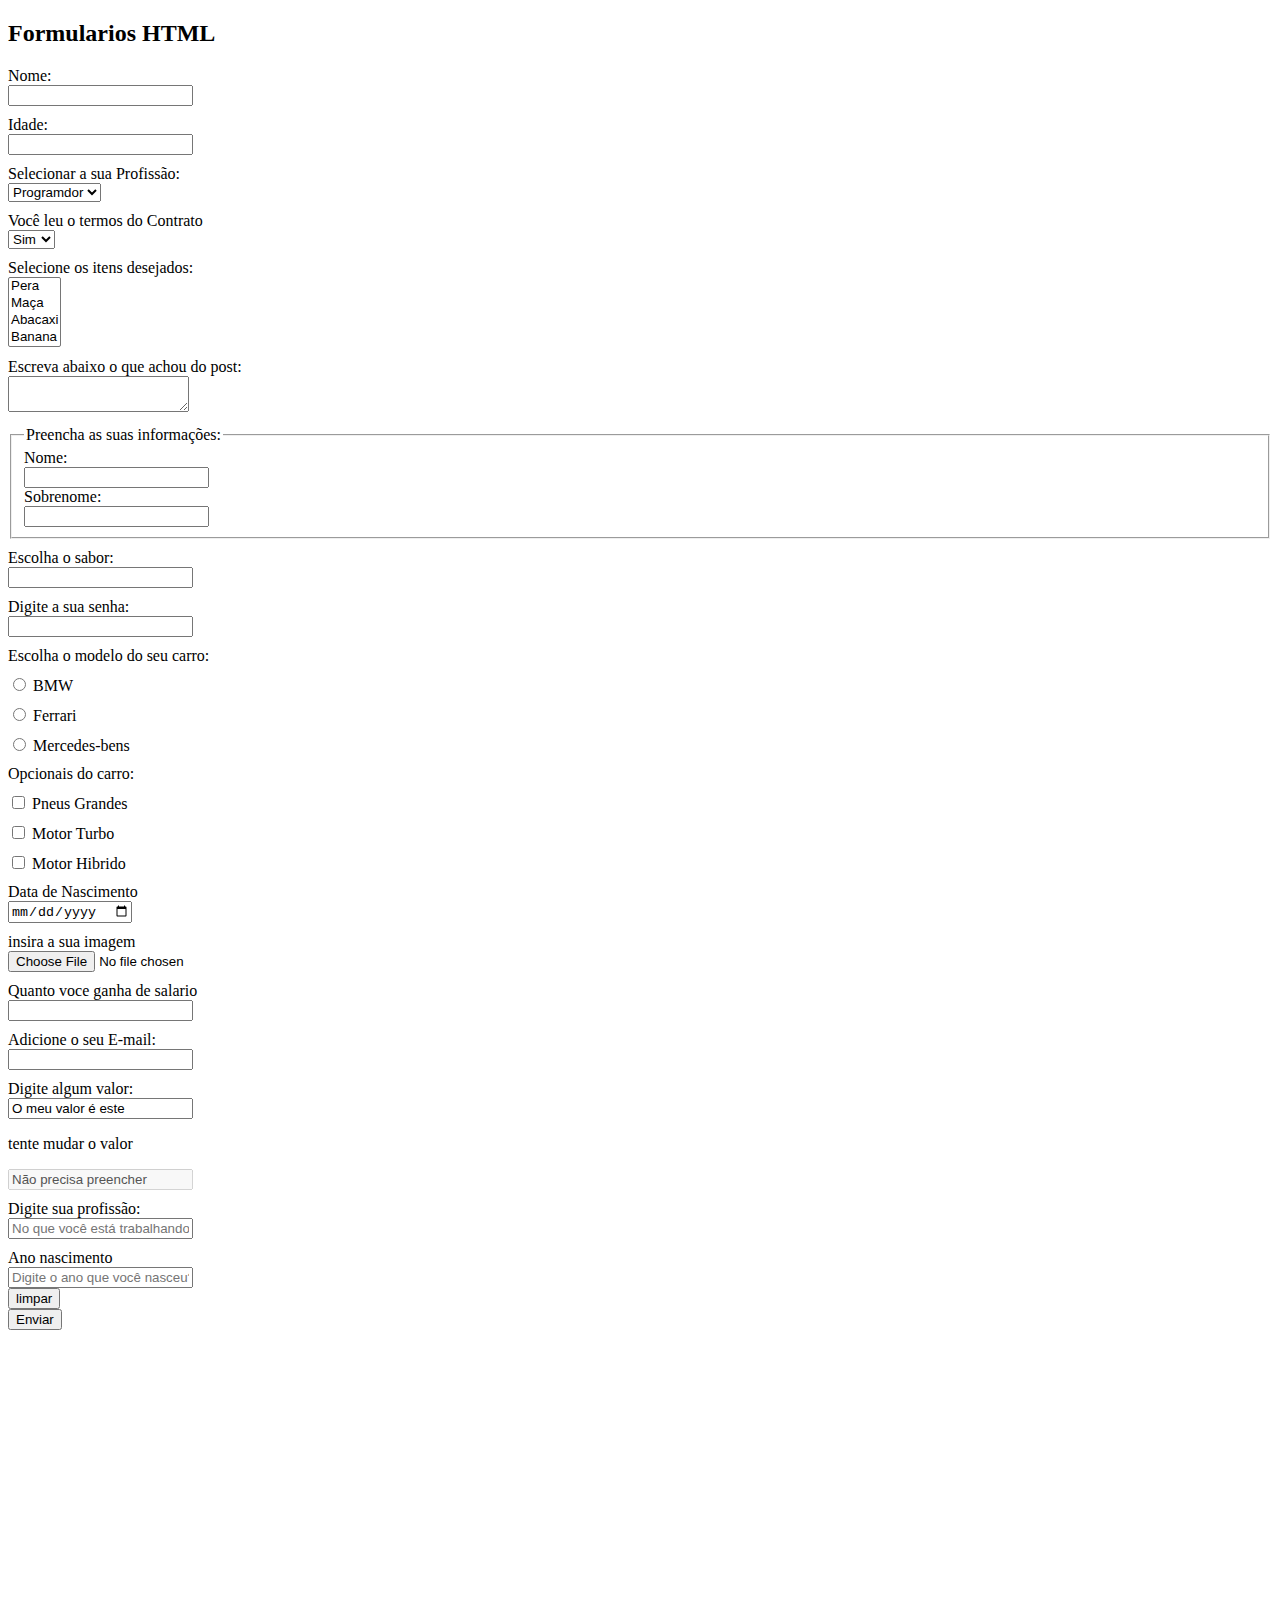
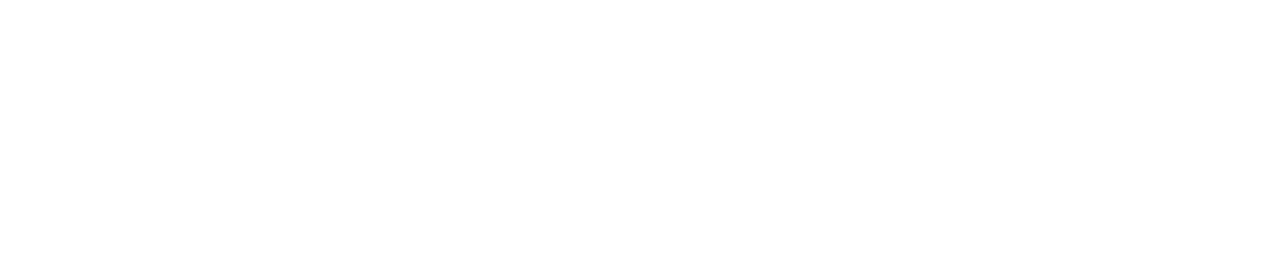
<file: 5-Formularios/formularios/index.html>
<!DOCTYPE html>
<html lang="en">
  <head>
    <meta charset="UTF-8" />
    <meta name="viewport" content="width=device-width, initial-scale=1.0" />
    <title>Formularios Html</title>
    <link rel="stylesheet" href="/5-Formularios/css/style.css" />
  </head>
  <body>
    <!-- 1 formularios -->
    <!-- 2 Atrinutos de Formularios -->
    <h2>Formularios HTML</h2>
    <form action="register.php" method="get">
      <div>
        <label>Nome:</label>
        <input type="text" />
      </div>
      <!-- 3 atributo name -->
      <div>
        <!-- 4 atributo label -->
        <label for="age">Idade:</label>
        <input type="text" name="age" />
      </div>
      <!-- 6 elemento Select -->
      <div>
        <label for="job">Selecionar a sua Profissão: </label>
        <select name="job">
          <option value="programador">Programdor</option>
          <option value="Tester">Tester/QA</option>
          <option value="DevOps">DevOps</option>
        </select>
      </div>
      <!-- 7 elemento Selected -->
      <div>
        <label for="Contract">Você leu o termos do Contrato</label>
        <select name="contract">
          <option value="sim">Sim</option>
          <option value="Não">Não</option>
        </select>
      </div>
      <!-- 8 multiplas opções  -->
      <div>
        <label for="items">Selecione os itens desejados:</label>
        <select name="items" multiple>
          <option value="Pera">Pera</option>
          <option value="Maça">Maça</option>
          <option value="Abacaxi">Abacaxi</option>
          <option value="Banana">Banana</option>
        </select>
      </div>
      <!-- 9 elemento textArea -->
      <div>
        <label for="coment">Escreva abaixo o que achou do post:</label>
        <textarea name="coment"></textarea>
      </div>
      <!-- 10 fildset e legend -->
      <div>
        <fieldset>
          <legend>Preencha as suas informações:</legend>
          <label for="FirstName">Nome:</label>
          <input type="text" name="FirstName" />
          <label for="FirstName">Sobrenome:</label>
          <input type="text" name="LastName" />
        </fieldset>
      </div>
      <!-- 11 datalist -->
      <div>
        <label for="Flavor"> Escolha o sabor:</label>
        <input type="text" list="flavors" name="flavor" />
        <!-- 12 imput para senhas -->
        <div>
          <label for="Password">Digite a sua senha:</label>
          <input type="password" name="password" />
        </div>
        <!-- 14 - radio button -->
        <div>
          <label for="car_model">Escolha o modelo do seu carro:</label>
          <div class="radio">
            <input type="radio" value="bmw" name="car_model" />
            <label for="bmw">BMW</label>
          </div>
          <div class="radio">
            <input type="radio" value="Ferrari" name="car_model" />
            <label for="Ferrari">Ferrari</label>
          </div>
          <div class="radio">
            <input type="radio" value="Mercedes-bens" name="car_model" />
            <label for="Mercedes-bens">Mercedes-bens</label>
          </div>
        </div>
        <!-- 15 checkbox -->
        <div>
          <label for="optionals">Opcionais do carro:</label>
          <div class="radio">
            <input type="checkbox" name="optionals[]" value="big_tires" />
            <label for="big_tires">Pneus Grandes</label>
          </div>
          <div class="radio">
            <input type="checkbox" name="optionals[]" value="turbo_engine" />
            <label for="turbo_engine">Motor Turbo</label>
          </div>
          <div class="radio">
            <input type="checkbox" name="optionals[]" value="hybrid" />
            <label for="hybrid">Motor Hibrido</label>
          </div>
        </div>
        <!-- 16 input date -->
        <div>
          <label for="birthday">Data de Nascimento</label>
          <input type="date" name="birthday" />
        </div>
        <!-- 17 arquivos -->
        <div>
          <label for="image">insira a sua imagem</label>
          <input type="file" name="image" />
        </div>
        <!-- 18 numeros -->
        <div>
          <label for="salary">Quanto voce ganha de salario</label>
          <input type="number" name="salary" />
        </div>
        <!-- 19 input para email -->
        <div>
          <label for="email">Adicione o seu E-mail:</label>
          <input type="email" name="email" />
        </div>
        <!-- 20 atributo value -->
        <div>
          <label for="value">Digite algum valor:</label>
          <input type="text" value="O meu valor é este" name="value" />
        </div>
        <!-- 21 disabled -->
        <p>tente mudar o valor</p>
        <input type="text" value="Não precisa preencher" disabled />
        <!-- 22 input placeholder -->
        <div>
          <label for="currenty-job">Digite sua profissão:</label>
          <input
            type="text"
            name="currentjob"
            placeholder="No que você está trabalhando agora?"
          />
        </div>
        <!-- 23 required -->
        <div>
          <label for="birthday">Ano nascimento</label>
          <input
            type="text"
            placeholder="Digite o ano que você nasceu?"
            required
          />
        </div>
        <!-- 13 resetar form -->
        <input type="reset" value="limpar" />

        <datalist id="flavors">
          <option value="Cereja"></option>
          <option value="Morango"></option>
          <option value="Abacaxi"></option>
          <option value="Chocolate"></option>
        </datalist>
      </div>
      <!-- 5 envio de form -->
      <input type="submit" value="Enviar" />
      <option value="name"></option>
    </form>
  </body>
</html>
</file>
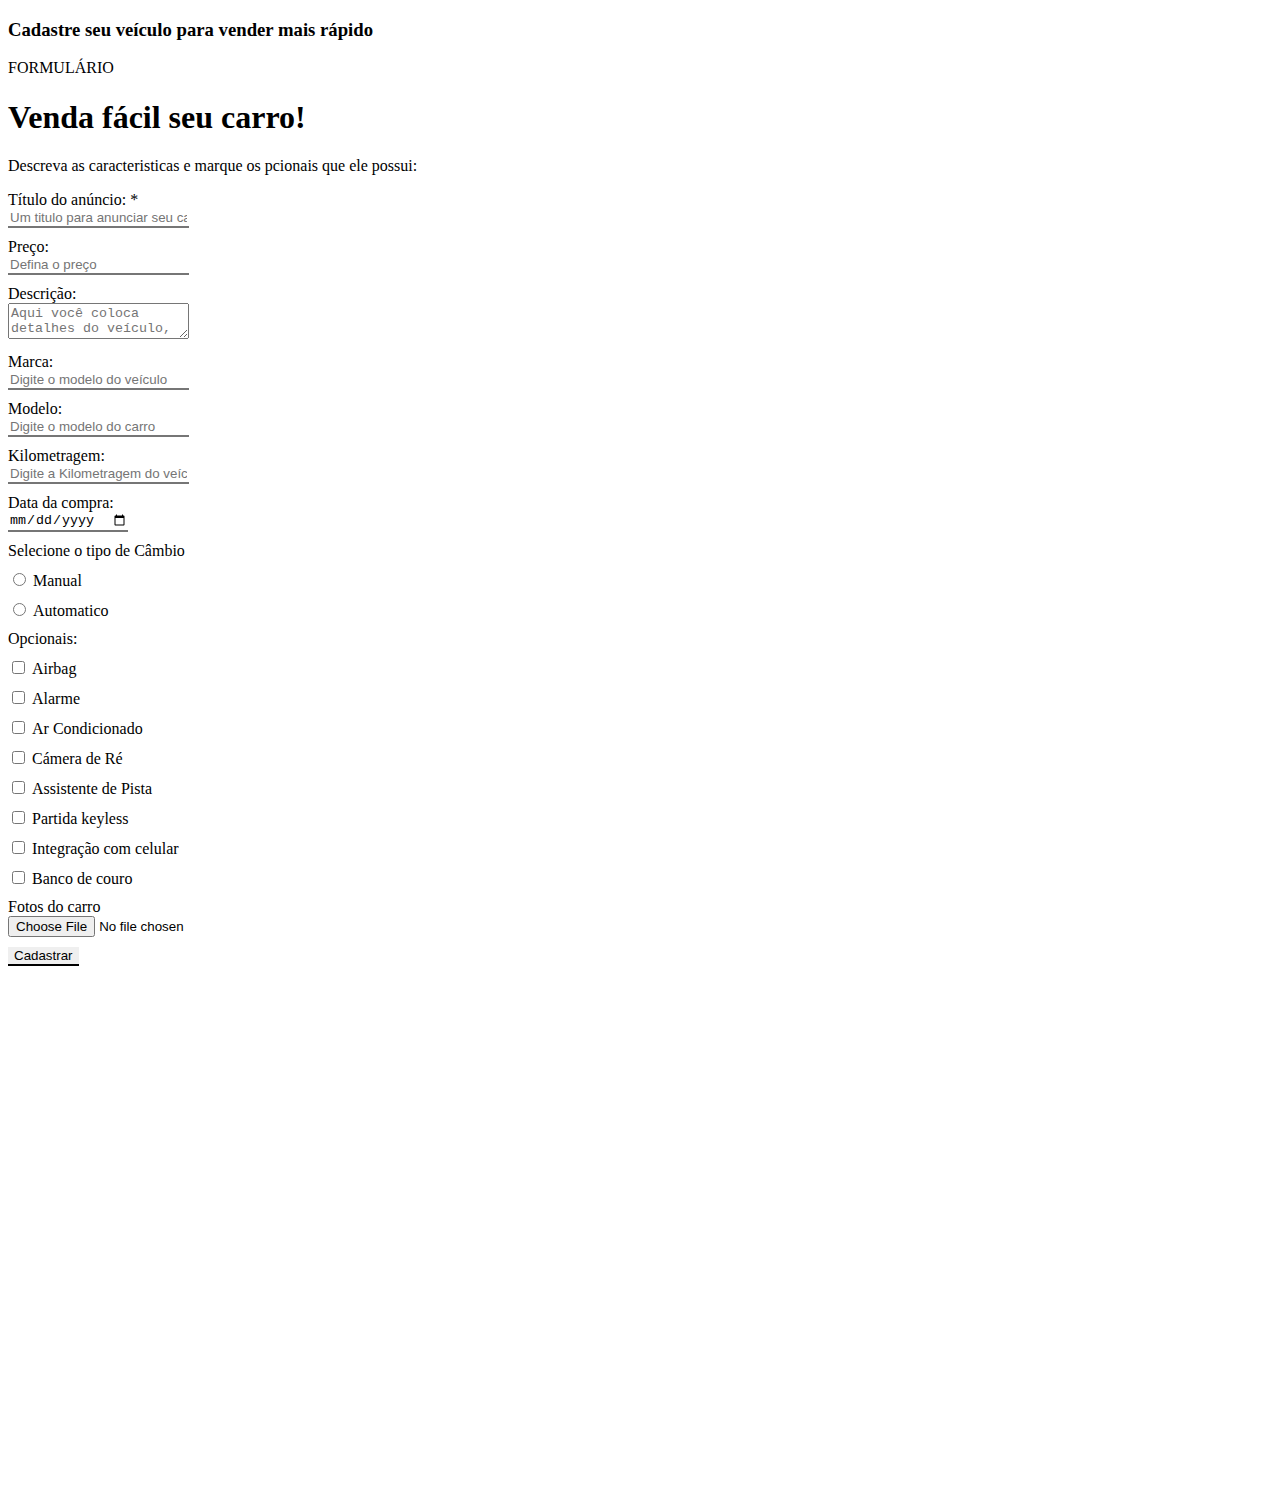
<file: 6-PROJ-FORMULARIOS/formularios/index.html>
<!DOCTYPE html>
<html lang="en">
  <head>
    <meta charset="UTF-8" />
    <meta name="viewport" content="width=device-width, initial-scale=1.0" />
    <title>Projeto de Formularios</title>
    <link rel="stylesheet" href="/6-PROJ-FORMULARIOS/Css/style.css" />
  </head>
  <body>
    <div class="container">
      <div class="header">
        <h3>Cadastre seu veículo para vender mais rápido</h3>
      </div>
      <div class="form-container">
        <div class="form-header">
          <p>FORMULÁRIO</p>
          <form >
          </div>
          <div class="form-body">
            <h1 class="form-title">Venda fácil seu carro!</h1>
          <p>Descreva as caracteristicas e marque os pcionais que ele possui:</p>
          </div>
        <div>
          <div class="box-input">
            <label for="announcement">Título do anúncio: <span class="required-field">*</span></label>
  
            <input
            type="text"
            name="announcement"
            id="title"
            class="block"
            placeholder="Um titulo para anunciar seu carro"
            minlength="1"
            maxlength="30"
            required
          />
        </div>
        <div>
          <label for="price">Preço:</label>
          <input type="text" name="price" placeholder="Defina o preço" />
        </div>
        <div>
          <label for="Description">Descrição:</label>
          <textarea
            name="Description"
            placeholder="Aqui você coloca detalhes do veículo, por exemplo: Caso tenha algum arranhão"
          ></textarea>
        </div>
        <div>
          <label for="Brand">Marca:</label>
          <input
            type="text"
            name="Brand"
            placeholder="Digite o modelo do veículo"
          />
        </div>
        <div>
          <label for="Model">Modelo:</label>
          <input
            type="text"
            name="Model"
            placeholder="Digite o modelo do carro"
          />
        </div>
        <div>
          <label for="kilometers">Kilometragem:</label>
          <input
            type="text"
            name="kilometers"
            placeholder="Digite a Kilometragem do veículo"
          />
        </div>
        <div>
          <label for="Date">Data da compra:</label>
          <input type="date" name="Model" />
        </div>
  
        <!-- Cambio -->
        <div>
          <label for="exchange">Selecione o tipo de Câmbio</label>
          <div class="exchange">
            <input type="radio" value="Manual" name="exchange" />
            <label for="Manual">Manual</label>
          </div>
          <div class="exchange">
            <input type="radio" value="Automatico" name="exchange" />
            <label for="Automatico">Automatico</label>
          </div>
        </div>
        <!-- opcionais -->
        <div>
          <label for="optionals" name="optionals[]">Opcionais:</label>
          <div class="optionals">
            <input type="checkbox" value="Airbag" name="optionals" />
            <label for="Airbag">Airbag</label>
          </div>
          <div class="optionals">
            <input type="checkbox" value="Alarme" name="optionals" />
            <label for="Alarme">Alarme</label>
          </div>
          <div class="optionals">
            <input type="checkbox" value="ArCondicionado" name="optionals" />
            <label for="ArCondicionado">Ar Condicionado</label>
          </div>
          <div class="optionals">
            <input type="checkbox" value="Cámera de Ré" name="optionals" />
            <label for="Cámera de Ré">Cámera de Ré</label>
          </div>
          <div class="optionals">
            <input type="checkbox" value="Assistente de Pista" name="optionals" />
            <label for="Assistente de Pista">Assistente de Pista</label>
          </div>
          <div class="optionals">
            <input type="checkbox" value="Partida keyless" name="optionals" />
            <label for="Partida keyless">Partida keyless</label>
          </div>
          <div class="optionals">
            <input
              type="checkbox"
              value="Integração com celular"
              name="optionals"
            />
            <label for="Integração com celular">Integração com celular</label>
          </div>
          <div class="optionals">
            <input type="checkbox" value="Banco de couro" name="optionals" />
            <label for="Banco de couro">Banco de couro</label>
          </div>
        </div>
        <div>
          <label for="image">Fotos do carro</label>
          <input type="file" name="image" />
        </div>
        <div>
          <input type="submit" value="Cadastrar" />
          <option value="name"></option>
        </div>
          </form>
      
        </div>
        
       
    </div>
  </body>
</html>
</file>
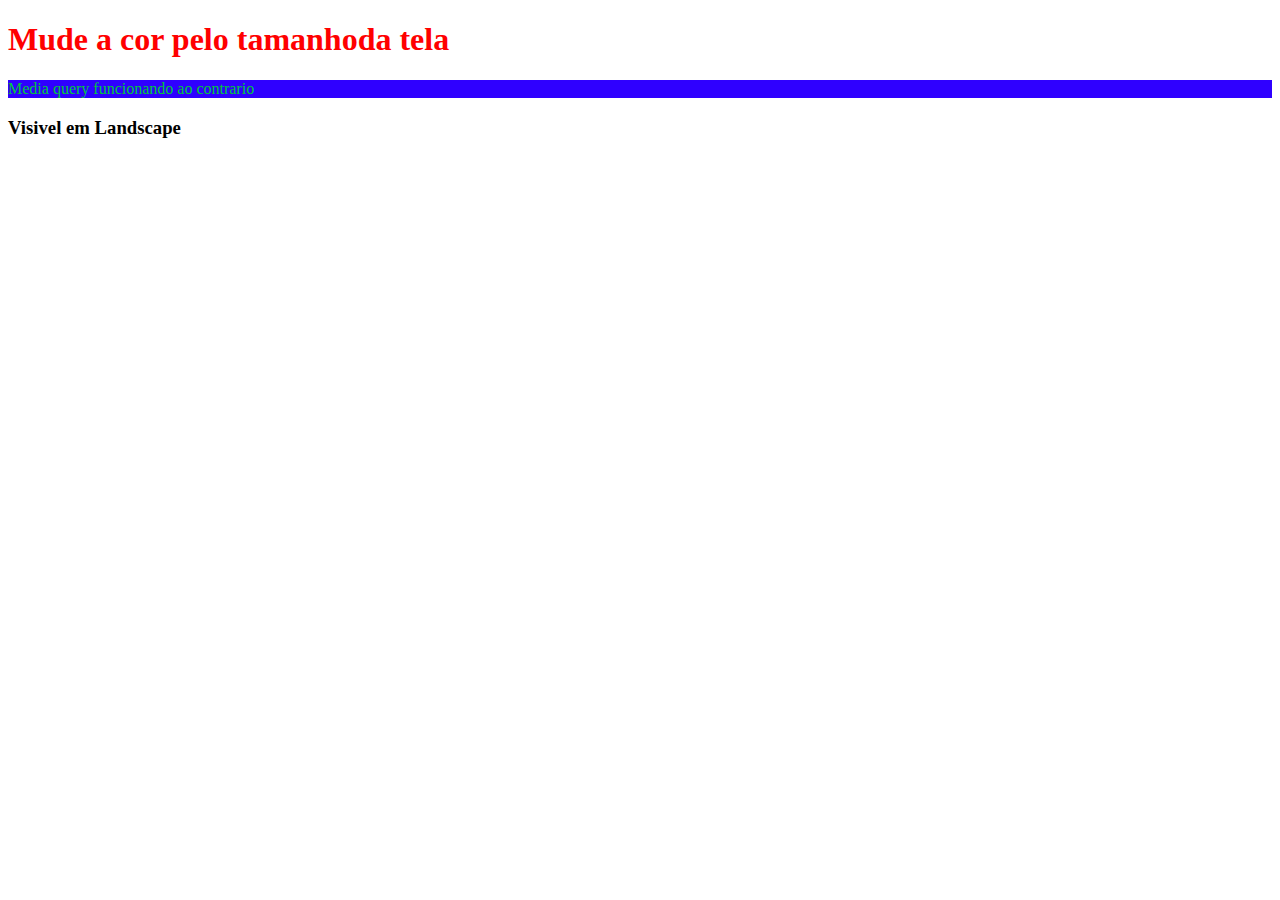
<file: 7-Resposividade/HTML/index.html>
<!DOCTYPE html>
<html lang="en">
  <head>
    <meta charset="UTF-8" />
    <meta name="viewport" content="width=device-width, initial-scale=1.0" />
    <title>Resposividade</title>
    <link rel="stylesheet" href="/7-Resposividade/css/style.css" />
    <!-- 1 meta tag de resposividade -->
    <meta name="viewport" content="width=device-width, initial-scale=1.0" />
  </head>
  <body>
    <!-- 2 media query -->
    <h1>Mude a cor pelo tamanhoda tela</h1>
    <!-- 3 MQ Min-Width -->
    <p>Media query funcionando ao contrario</p>
    <!-- 4 landscape -->
    <h3>Visivel em Landscape</h3>
  </body>
</html>
</file>
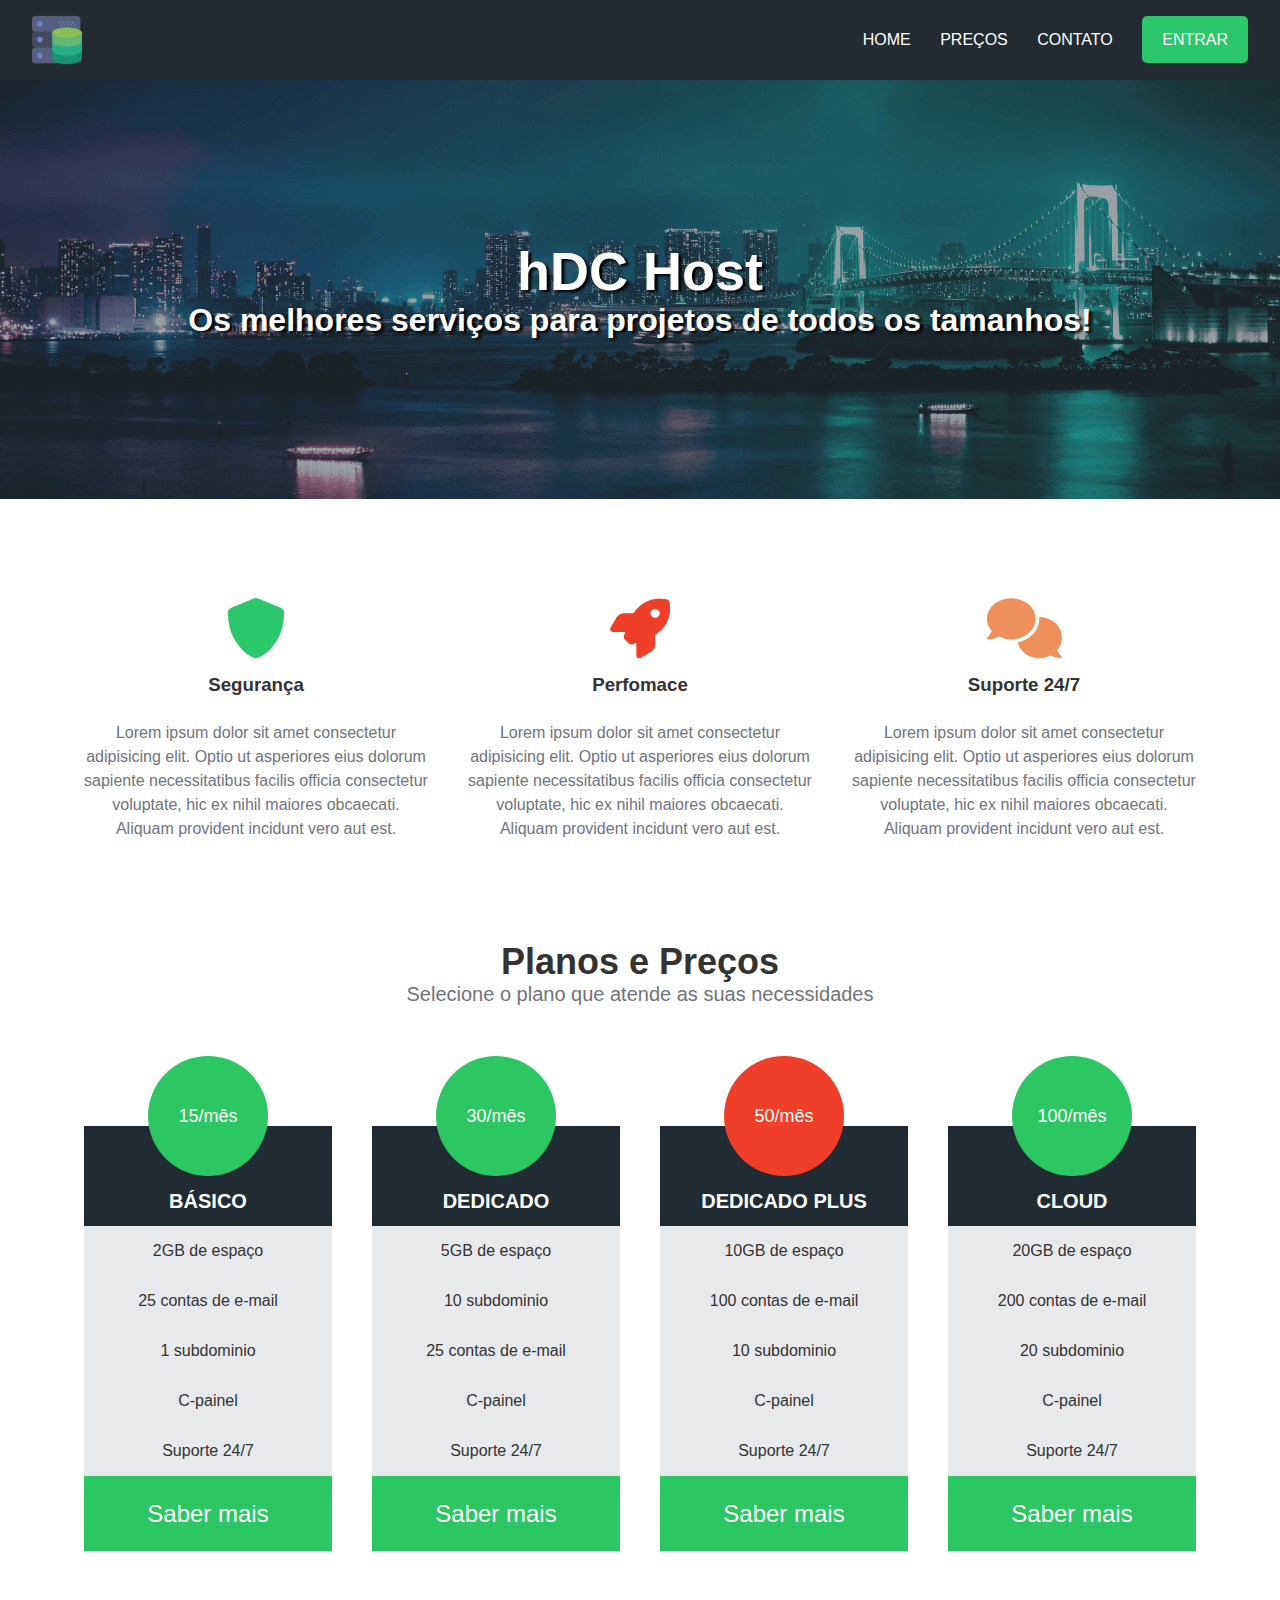
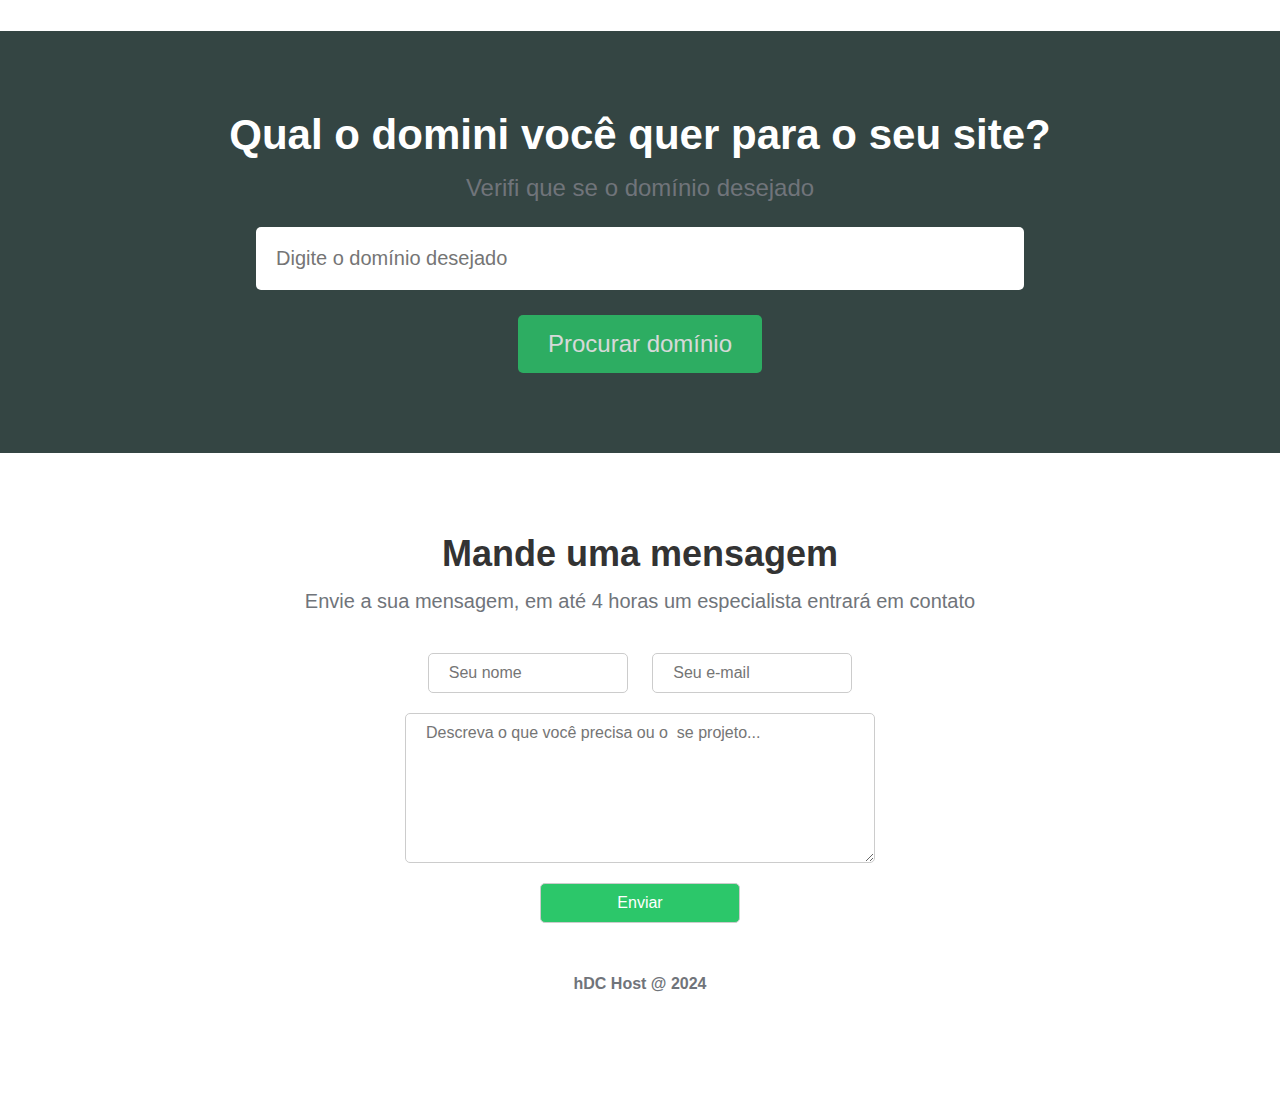
<file: 8-HDC-host/html/index.html>
<!DOCTYPE html>
<html lang="en">
  <head>
    <meta charset="UTF-8" />
    <meta name="viewport" content="width=device-width, initial-scale=1.0" />
    <title>HDC Host</title>
    <link rel="stylesheet" href="/8-HDC-host/css/style.css" />
    <link
      rel="stylesheet"
      href="https://cdnjs.cloudflare.com/ajax/libs/font-awesome/6.0.0-beta3/css/all.min.css"
    />
  </head>
  <body>
    <div class="container">
      <div class="navbar-container">
        <nav>
          <a href="#">
            <img
              src="/8-HDC-host/css/img/hdchostlogo.png"
              alt="hDC-host"
              class="logo"
            />
          </a>
          <ul class="navbar-items">
            <li>
              <a href="#">Home</a>
            </li>
            <li>
              <a href="#">Preços</a>
            </li>
            <li>
              <a href="#">Contato</a>
            </li>
            <li>
              <a href="#" class="default-btn">Entrar</a>
            </li>
          </ul>
        </nav>
      </div>
      <!-- conteudo principal da pag -->
      <main>
        <div class="main-banner">
          <h1>hDC Host</h1>
          <p>Os melhores serviços para projetos de todos os tamanhos!</p>
        </div>
        <section class="services-container">
          <ul>
            <li>
              <i class="fas fa-shield-alt"></i>
              <h3>Segurança</h3>
              <p>
                Lorem ipsum dolor sit amet consectetur adipisicing elit. Optio
                ut asperiores eius dolorum sapiente necessitatibus facilis
                officia consectetur voluptate, hic ex nihil maiores obcaecati.
                Aliquam provident incidunt vero aut est.
              </p>
            </li>
            <li>
              <i class="fas fa-rocket"></i>
              <h3>Perfomace</h3>
              <p>
                Lorem ipsum dolor sit amet consectetur adipisicing elit. Optio
                ut asperiores eius dolorum sapiente necessitatibus facilis
                officia consectetur voluptate, hic ex nihil maiores obcaecati.
                Aliquam provident incidunt vero aut est.
              </p>
            </li>
            <li>
              <i class="fas fa-comments"></i>
              <h3>Suporte 24/7</h3>
              <p>
                Lorem ipsum dolor sit amet consectetur adipisicing elit. Optio
                ut asperiores eius dolorum sapiente necessitatibus facilis
                officia consectetur voluptate, hic ex nihil maiores obcaecati.
                Aliquam provident incidunt vero aut est.
              </p>
            </li>
          </ul>
        </section>
        <section class="pricing-container">
          <h2>Planos e Preços</h2>
          <p>Selecione o plano que atende as suas necessidades</p>
          <div class="plans-container">
            <div class="plan">
              <ul>
                <li class="price">15/mês</li>
                <li class="plan-name">Básico</li>
                <li>2GB de espaço</li>
                <li>25 contas de e-mail</li>
                <li>1 subdominio</li>
                <li>C-painel</li>
                <li>Suporte 24/7</li>
                <li class="plan-btn">Saber mais</li>
              </ul>
            </div>
            <div class="plan">
              <ul>
                <li class="price">30/mês</li>
                <li class="plan-name">Dedicado</li>
                <li>5GB de espaço</li>
                <li>10 subdominio</li>
                <li>25 contas de e-mail</li>
                <li>C-painel</li>
                <li>Suporte 24/7</li>
                <li class="plan-btn">Saber mais</li>
              </ul>
            </div>
            <div class="plan">
              <ul>
                <li class="price recommended">50/mês</li>
                <li class="plan-name">Dedicado Plus</li>
                <li>10GB de espaço</li>
                <li>100 contas de e-mail</li>
                <li>10 subdominio</li>
                <li>C-painel</li>
                <li>Suporte 24/7</li>
                <li class="plan-btn">Saber mais</li>
              </ul>
            </div>

            <div class="plan">
              <ul>
                <li class="price">100/mês</li>
                <li class="plan-name">Cloud</li>
                <li>20GB de espaço</li>
                <li>200 contas de e-mail</li>
                <li>20 subdominio</li>
                <li>C-painel</li>
                <li>Suporte 24/7</li>
                <li class="plan-btn">Saber mais</li>
              </ul>
            </div>
          </div>
        </section>
        <section class="searchdomain-container">
          <h2>Qual o domini você quer para o seu site?</h2>
          <p>Verifi que se o domínio desejado</p>
          <form>
            <input
              type="text"
              name="domain"
              id="domain"
              placeholder="Digite o domínio desejado"
            />
            <input type="submit" value="Procurar domínio" />
          </form>
        </section>
        <!-- contato  -->
        <section class="contact-container">
          <h2>Mande uma mensagem</h2>
          <p>
            Envie a sua mensagem, em até 4 horas um especialista entrará em
            contato
          </p>
          <form>
            <input type="text" name="name" id="name" placeholder="Seu nome" />
            <input
              type="email"
              name="email"
              id="email"
              placeholder="Seu e-mail"
            />
            <textarea
              name="message"
              id="message"
              placeholder="Descreva o que você precisa ou o  se projeto..."
            ></textarea>
            <input type="submit" value="Enviar" />
          </form>
        </section>
      </main>
      <footer>
        <p>hDC Host @ 2024</p>
      </footer>
    </div>
  </body>
</html>
</file>
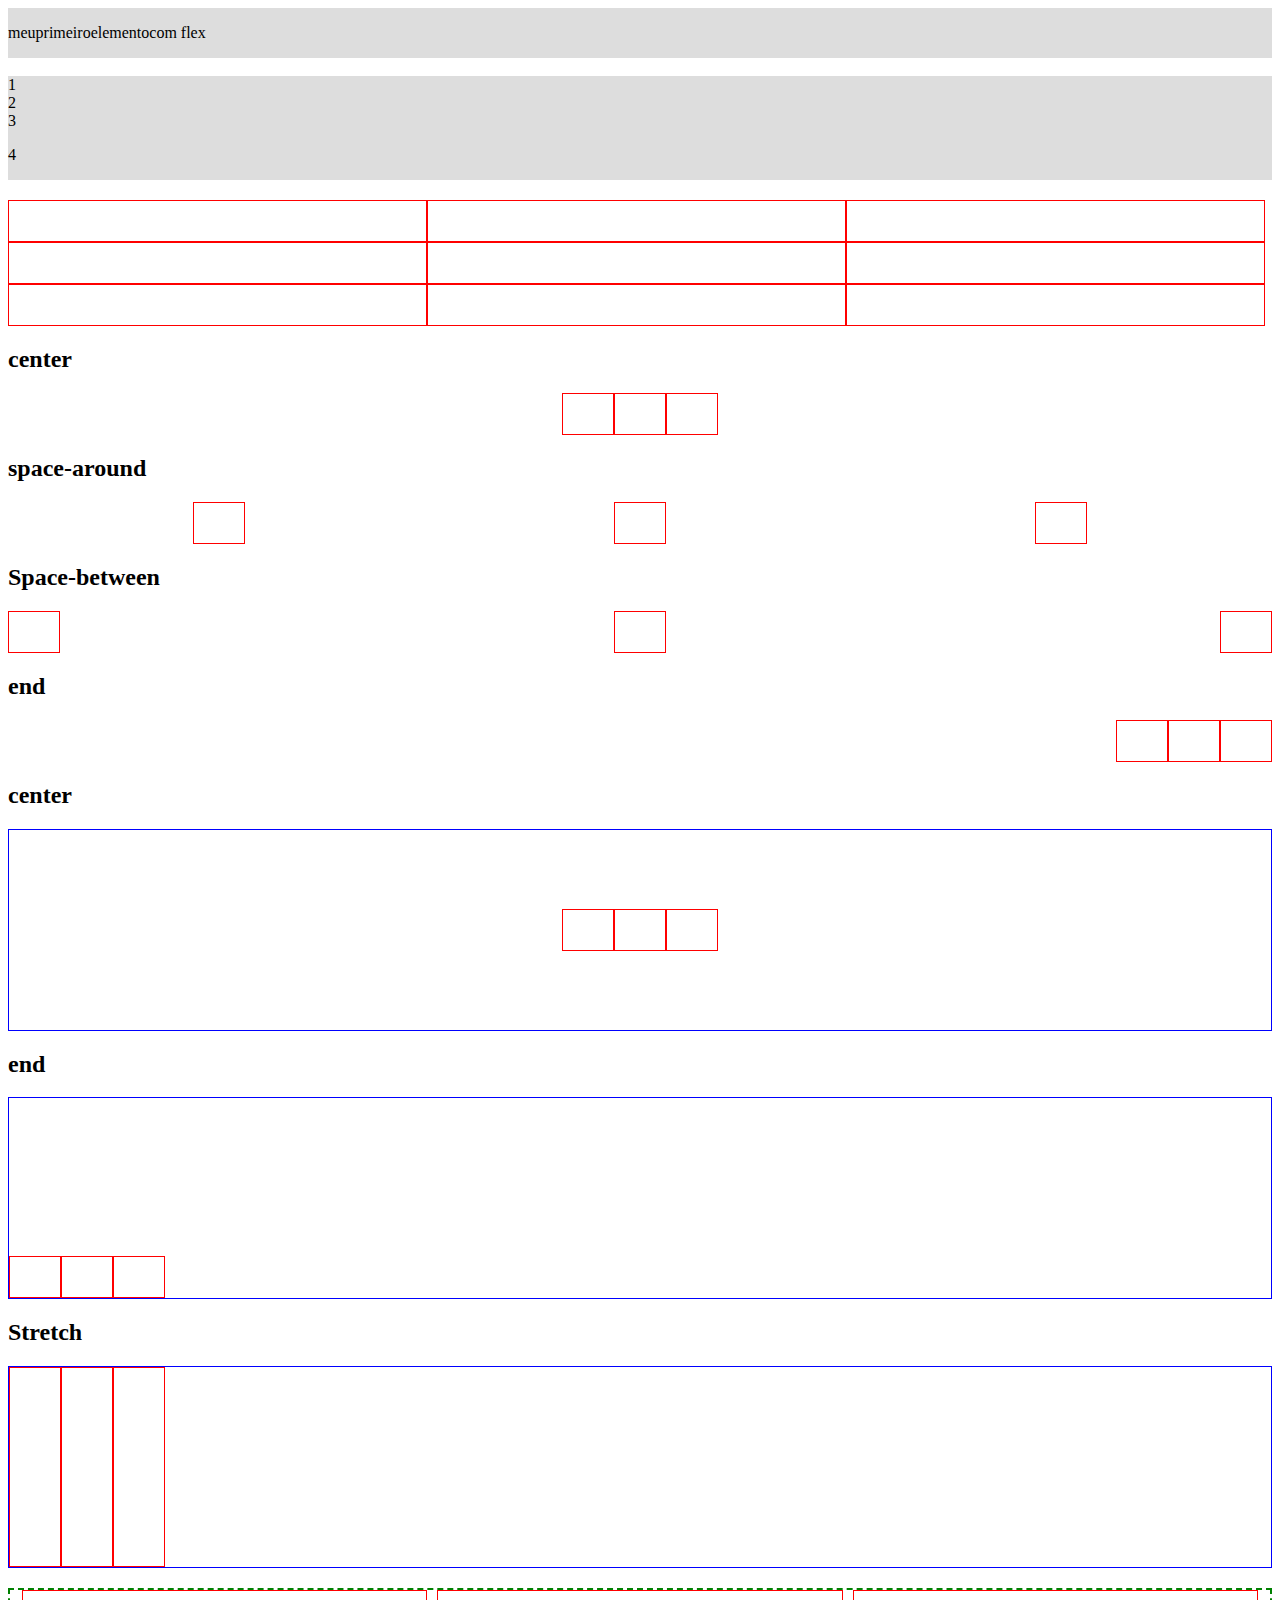
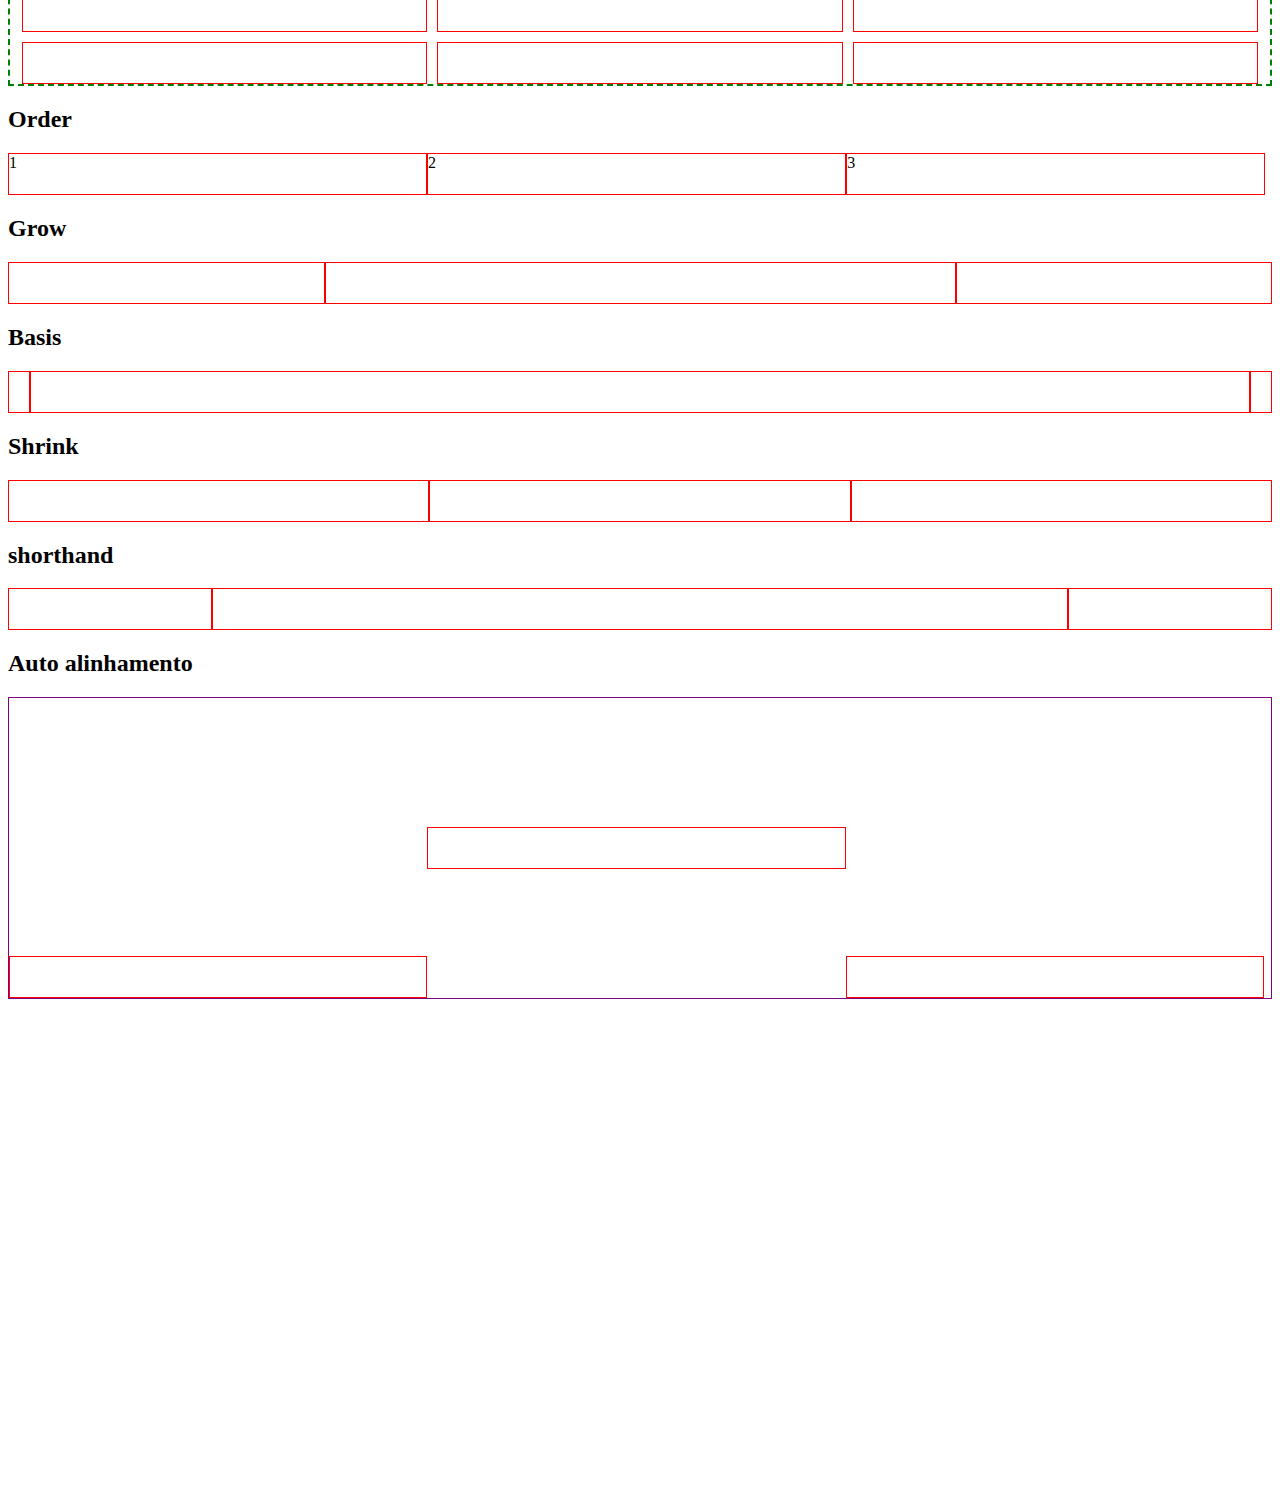
<file: 9-Flex/html/index.html>
<!DOCTYPE html>
<html lang="en">
  <head>
    <meta charset="UTF-8" />
    <meta name="viewport" content="width=device-width, initial-scale=1.0" />
    <title>Flex form</title>
    <link rel="stylesheet" href="/9-Flex/css/style.css" />
  </head>
  <body>
    <!-- 1 flex -->
    <div class="flex">
      <p>meu</p>
      <p>primeiro</p>
      <p>elemento</p>
      <p>com flex</p>
    </div>
    <br />
    <!-- 2 - flex direction -->
    <div class="flex-column">
      <span>1</span>
      <span>2</span>
      <span>3</span>
      <p>4</p>
    </div>

    <!-- 3 wrap  -->

    <div class="wrap">
      <div class="box"></div>
      <div class="box"></div>
      <div class="box"></div>
      <div class="box"></div>
      <div class="box"></div>
      <div class="box"></div>
      <div class="box"></div>
      <div class="box"></div>
      <div class="box"></div>
    </div>

    <!-- 4 justify content -->
    <h2>center</h2>
    <div class="center">
      <div class="box"></div>
      <div class="box"></div>
      <div class="box"></div>
    </div>

    <h2>space-around</h2>
    <div class="space-around">
      <div class="box"></div>
      <div class="box"></div>
      <div class="box"></div>
    </div>

    <h2>Space-between</h2>
    <div class="space-between">
      <div class="box"></div>
      <div class="box"></div>
      <div class="box"></div>
    </div>

    <h2>end</h2>
    <div class="end">
      <div class="box"></div>
      <div class="box"></div>
      <div class="box"></div>
    </div>

    <!-- 5 align itens -->
    <h2>center</h2>
    <div class="align-center">
      <div class="box"></div>
      <div class="box"></div>
      <div class="box"></div>
    </div>

    <h2>end</h2>
    <div class="flex-end">
      <div class="box"></div>
      <div class="box"></div>
      <div class="box"></div>
    </div>

    <h2>Stretch</h2>
    <div class="stretch">
      <div class="box"></div>
      <div class="box"></div>
      <div class="box"></div>
    </div>

    <!-- 6 gap -->
    <div class="gap">
      <div class="box"></div>
      <div class="box"></div>
      <div class="box"></div>
      <div class="box"></div>
      <div class="box"></div>
      <div class="box"></div>
    </div>

    <!-- 7 order -->
    <h2>Order</h2>
    <div class="order">
      <div class="box" id="three">3</div>
      <div class="box" id="one">1</div>
      <div class="box" id="two">2</div>
    </div>

    <!-- 8 grow -->
    <h2>Grow</h2>
    <div class="grow">
      <div class="box"></div>
      <div class="box big"></div>
      <div class="box"></div>
    </div>

    <!-- 9 basis -->
    <h2>Basis</h2>
    <div class="basis">
      <div class="box"></div>
      <div class="box big"></div>
      <div class="box"></div>
    </div>

    <!-- 10 shrink -->
    <h2>Shrink</h2>
    <div class="shrink">
      <div class="box"></div>
      <div class="box small"></div>
      <div class="box"></div>
    </div>

    <!-- 11 flex shorthand -->
    <h2>shorthand</h2>
    <div class="shorthand">
      <div class="box"></div>
      <div class="box different"></div>
      <div class="box"></div>
    </div>

    <!-- 12 auto align -->
    <h2>Auto alinhamento</h2>
    <div class="auto-alignment">
      <div class="box"></div>
      <div class="box different"></div>
      <div class="box"></div>
    </div>
  </body>
</html>
</file>
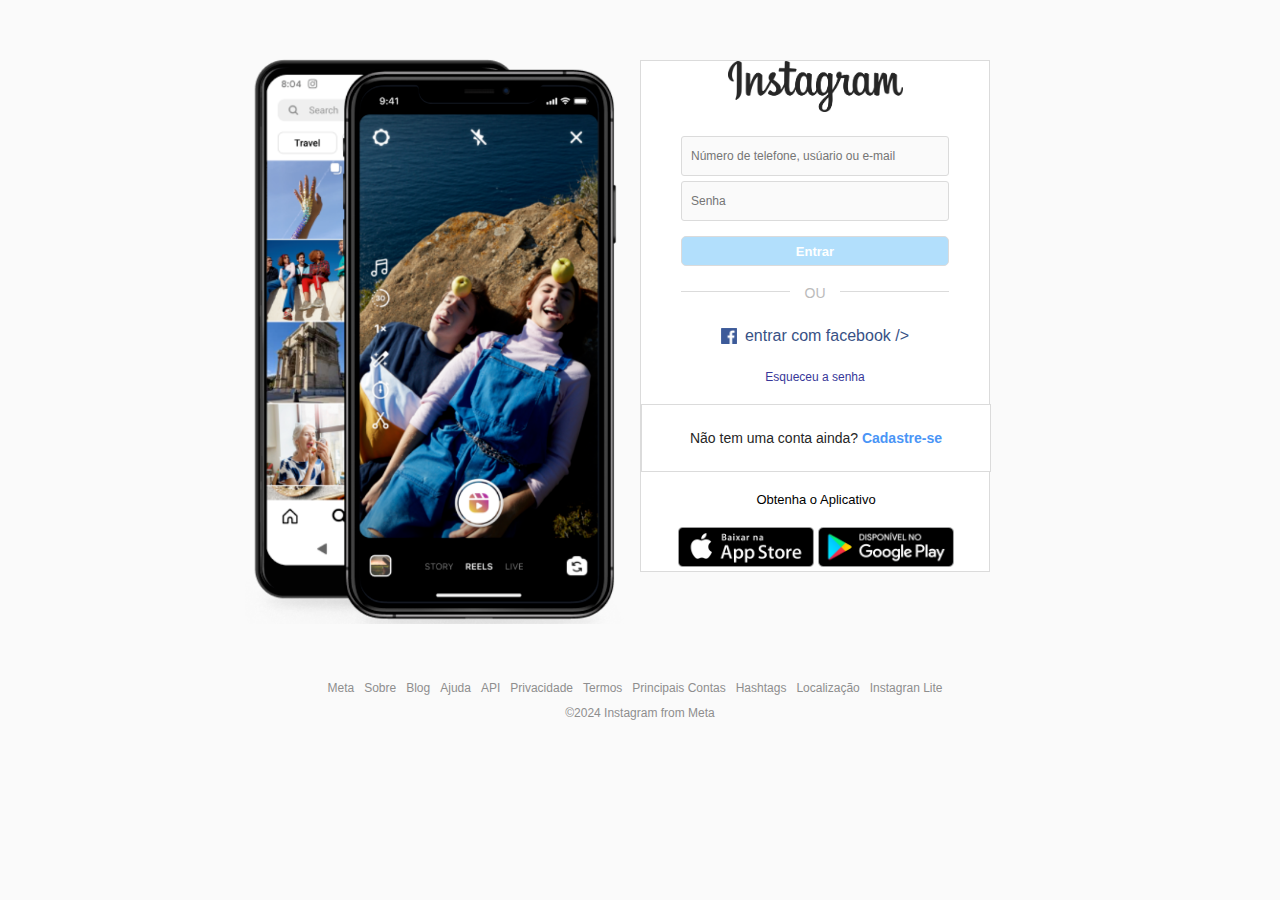
<file: clone-instagran/img/index.html>
<!DOCTYPE html>
<html lang="en">
  <head>
    <meta charset="UTF-8" />
    <meta name="viewport" content="width=device-width, initial-scale=1.0" />
    <title>clone-instagran</title>
    <link rel="stylesheet" href="/clone-instagran/css/style.css" />
    <link
      rel="shortcut iconn"
      href="/clone-instagran/img/favicon.png"
      type="image/x-icon"
    />
  </head>
  <body>
    <main>
      <div id="main-container">
        <!-- Banner Container -->
        <div id="banner-container">
          <img
            src="/clone-instagran/img/banner2.png"
            alt="Crie uma conta no Instagran"
          />
        </div>
        <!-- Login e Registro -->
        <div id="form-container">
          <div id="form-box">
            <img
              id="logo-insta"
              src="/clone-instagran/img/logo_instagram.png"
              alt="Instagran"
            />
            <form id="login-form">
              <input
                type="text"
                name="username"
                placeholder="Número de telefone, usúario ou e-mail"
              />
              <input type="password" name="password" placeholder="Senha" />
              <input type="submit" value="Entrar" />
            </form>
            <div class="separator">
              <div class="line"></div>
              <span>Ou</span>
            </div>
            <div id="other-links">
              <div id="facebook-login">
                <a href="#">
                  <img
                    src="/clone-instagran/img/facebook.png"
                    alt="Facebook Login"
                  <span>entrar com facebook</span>
                    


                  
                  />
                </a>
              </div>
              <div id="forgot-pass">
                <a href="#">Esqueceu a senha</a>
              </div>
              <div id="register-container">
                <p>Não tem uma conta ainda? <a href="#">Cadastre-se</a></p>
              </div>
              <div id="get-app-container">
                <p>Obtenha o Aplicativo</p>
                <a href="#">
                  <img
                    src="/clone-instagran/img/apple_btn.png"
                    alt="Apple Store"
                  />
                </a>
                <a href="#">
                  <img
                    src="/clone-instagran/img/gplay_btn.png"
                    alt="Google Play"
                    
                  />
                </a>
              </div>
            </div>
          </div>
        </div>
      </div>
    </main>
    <footer>
      <nav>
        <ul id="footer-links">
          <li><a href="#">Meta</a></li>
          <li><a href="#">Sobre</a></li>
          <li><a href="#">Blog</a></li>
          <li><a href="#">Ajuda</a></li>
          <li><a href="#">API</a></li>
          <li><a href="#">Privacidade</a></li>
          <li><a href="#">Termos</a></li>
          <li><a href="#">Principais Contas</a></li>
          <li><a href="#">Hashtags</a></li>
          <li><a href="#">Localização</a></li>
          <li><a href="#">Instagran Lite</a></li>
        </ul>
      </nav>
      <p id="copyright">&copy;2024 Instagram from Meta</p>
    </footer>
  </body>
</html>
</file>
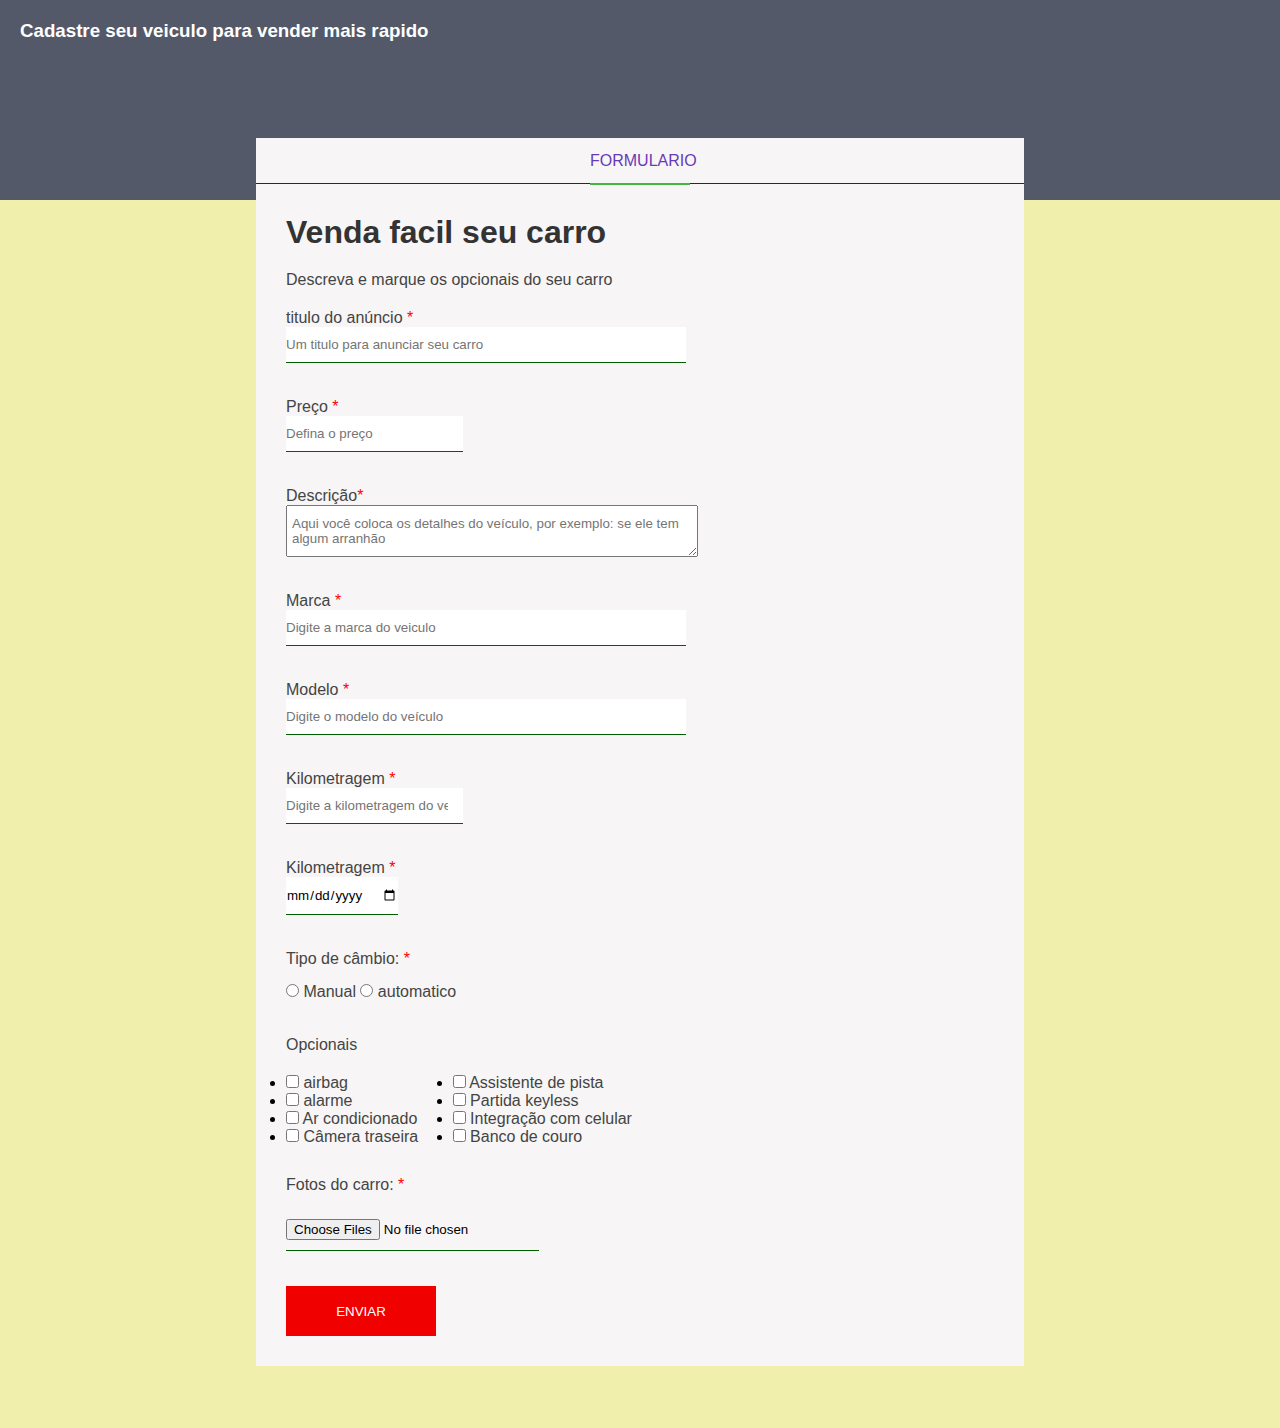
<file: proj-form/html/index.html>
<!DOCTYPE html>
<html lang="en">
  <head>
    <meta charset="UTF-8" />
    <meta name="viewport" content="width=device-width, initial-scale=1.0" />
    <title>Venda seu carro</title>
    <link rel="stylesheet" href="/proj-form/css/style.css" />
  </head>
  <body>
    <div class="container">
      <div class="header">
        <h3>Cadastre seu veiculo para vender mais rapido</h3>
      </div>
      <div class="form-container">
        <div class="form-header">
          <p>Formulario</p>
        </div>
        <div class="form-body">
          <h1 class="form-title">Venda facil seu carro</h1>
          <p>Descreva e marque os opcionais do seu carro</p>
          <form>
            <div class="box-input">
              <label for="title"
                >titulo do anúncio <span class="required-field">*</span>
              </label>
              <input
                type="text"
                name="title"
                id="title"
                class="block"
                placeholder="Um titulo para anunciar seu carro"
                minlength="1"
                maxlength="30"
                required
              />
            </div>
            <div class="box-input">
              <label for="price"
                >Preço <span class="required-field">*</span>
              </label>
              <input
                type="number"
                name="price"
                id="price"
                class="block"
                placeholder="Defina o preço"
                minlength="1"
                maxlength="30"
                required
              />
            </div>
            <div class="box-input">
              <label for="description"
                >Descrição<span class="required-field">*</span>
              </label>
              <textarea
                name="description"
                id="description"
                class="block"
                placeholder="Aqui você coloca os detalhes do veículo, por exemplo: se ele tem algum arranhão"
              ></textarea>
            </div>
            <div class="box-input">
              <label for="brand"
                >Marca <span class="required-field">*</span>
              </label>
              <input
                type="text"
                name="brand"
                id="brand"
                class="block"
                placeholder="Digite a marca do veiculo"
                minlength="1"
                maxlength="30"
                required
              />
            </div>
            <div class="box-input">
              <label for="model"
                >Modelo <span class="required-field">*</span>
              </label>
              <input
                type="text"
                name="model"
                id="model"
                class="block"
                placeholder="Digite o modelo do veículo"
                required
              />
            </div>
            <div class="box-input">
              <label for="mileage"
                >Kilometragem <span class="required-field">*</span>
              </label>
              <input
                type="number"
                name="mileage"
                id="mileage"
                class="block"
                placeholder="Digite a kilometragem do veículo"
                required
              />
            </div>
            <div class="box-input">
              <label for="purchage_date"
                >Kilometragem <span class="required-field">*</span>
              </label>
              <input
                type="date"
                name="purchage_date"
                id="purchage_date"
                class="block"
                required
              />
            </div>
            <div class="box-input">
              <p>Tipo de câmbio: <span class="required-field">*</span></p>
              <input type="radio" id="manual" name="gear" />
              <label for="manual">Manual</label>
              <input type="radio" id="auto" name="gear" />
              <label for="manual">automatico</label>
            </div>
            <div class="optional-box">
              <p>Opcionais</p>
              <ul class="optionals-list">
                <li>
                  <input
                    type="checkbox"
                    id="airbag"
                    name="optinals[]"
                    value="airbag"
                  />
                  <label for="airbag">airbag</label>
                </li>
                <li>
                  <input
                    type="checkbox"
                    id="alarm"
                    name="optinals[]"
                    value="alarm"
                  />
                  <label for="alarm">alarme</label>
                </li>
                <li>
                  <input type="checkbox" id="ac" name="optinals[]" value="ac" />
                  <label for="ac">Ar condicionado</label>
                </li>
                <li>
                  <input
                    type="checkbox"
                    id="reverse-camera"
                    name="optinals[]"
                    value="reverse-camera"
                  />
                  <label for="reverse-camera">Câmera traseira</label>
                </li>
              </ul>
            </div>
            <div class="optional-box">
              <ul class="optionals-list">
                <li>
                  <input
                    type="checkbox"
                    id="lane-assist"
                    name="optinals[]"
                    value="lane-assist"
                  />
                  <label for="lane-assist">Assistente de pista</label>
                </li>
                <li>
                  <input
                    type="checkbox"
                    id="keyless"
                    name="optinals[]"
                    value="keyless"
                  />
                  <label for="keyless">Partida keyless</label>
                </li>
                <li>
                  <input
                    type="checkbox"
                    id="smartphone"
                    name="optinals[]"
                    value="smartphone"
                  />
                  <label for="smartphone">Integração com celular</label>
                </li>
                <li>
                  <input
                    type="checkbox"
                    id="leather_seat"
                    name="optinals[]"
                    value="leather_seat"
                  />
                  <label for="leather_seat">Banco de couro</label>
                </li>
              </ul>
            </div>
            <div class="box-input">
              <p>Fotos do carro: <span class="required-field">*</span></p>
              <input
                type="file"
                multiple
                accept="image/png, image/jpg"
                id="images"
                name="images"
                required
              />
            </div>
            <input type="submit" value="Enviar" class="btn-submit" />
          </form>
        </div>
      </div>
    </div>
  </body>
</html>
</file>
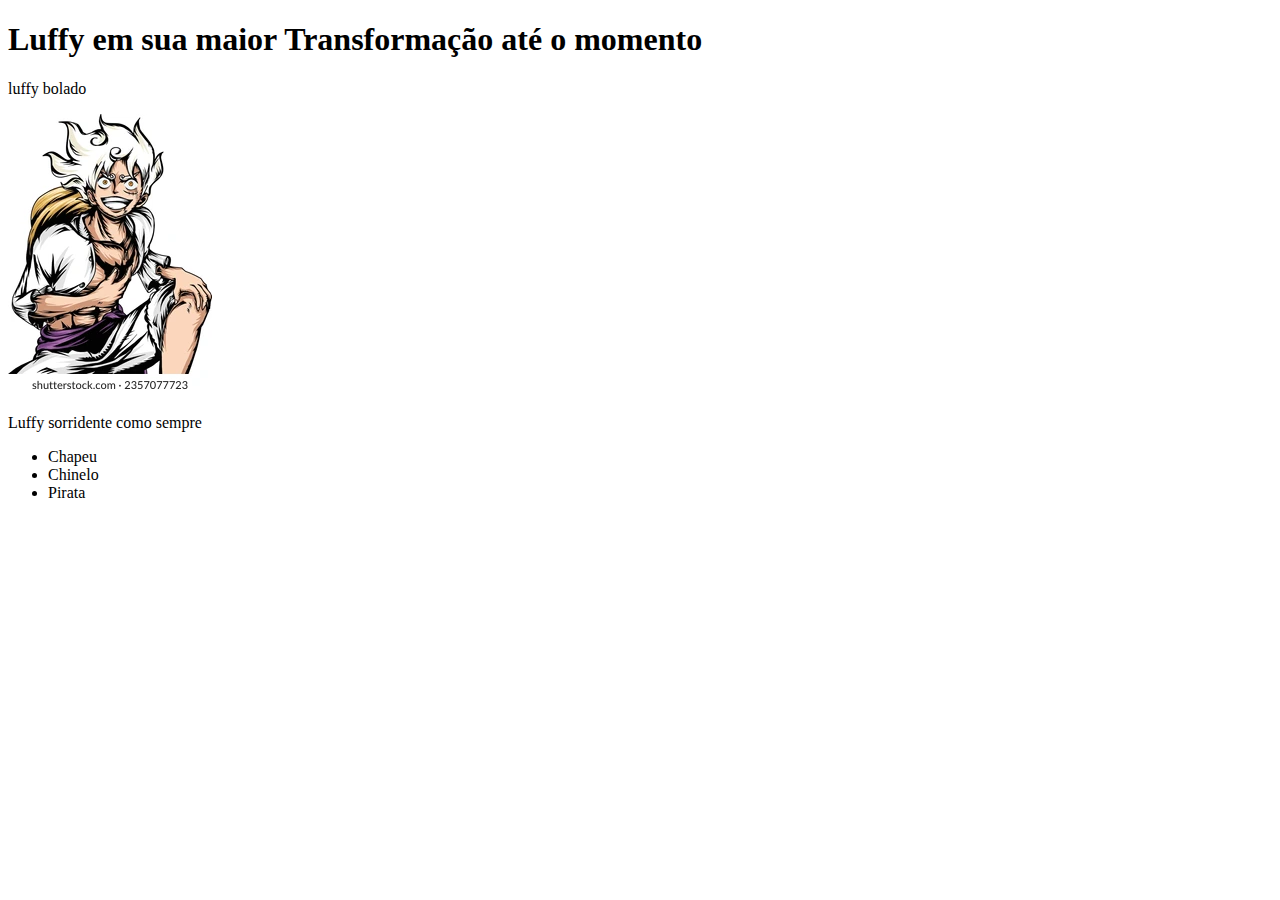
<file: 2-HTML/desafio.html>
<!DOCTYPE html>
<html lang="en">
  <head>
    <meta charset="UTF-8" />
    <meta name="viewport" content="width=device-width, initial-scale=1.0" />
    <title>Luffy Versão Gear Five</title>
  </head>
  <body>
    <h1>Luffy em sua maior Transformação até o momento</h1>
    <p>luffy bolado</p>
    <img src="assets/luffy.jpg" alt="lUFFY GEAR Five" />
    <p>Luffy sorridente como sempre</p>
    <ul>
      <li>Chapeu</li>
      <li>Chinelo</li>
      <li>Pirata</li>
    </ul>
  </body>
</html>
</file>
<file: 12-Blog-semantico/css/style.css>
/* Geral */
* {
  padding: 0;
  margin: 0;
  font-family: Georgia;
}

ul {
  list-style: none;
}

a {
  text-decoration: none;
  color: #444;
  transition: 0, 4s;
}

a:hover {
  color: #37a1f7;
}

/* navbar */
#navbar {
  padding: 1.5rem 2.5rem;
  border-bottom: 2px solid #ddd;
}

#navbar-inner {
  display: flex;
  justify-content: space-between;
  align-items: center;
  max-width: 1200px;
  margin: 0 auto;
}

#nav-links {
  display: flex;
  gap: 1rem;
}

/* conteudo principal */
.container {
  display: flex;
  gap: 3rem;
  padding: 2rem 3 rem;
  max-width: 1200px;
  margin: 0 auto;
}

#posts-container {
  flex: 3 1 0;
}

.post {
  margin-bottom: 2.5rem;
}

.post img {
  width: 100%;
  margin-bottom: 1rem;
}

.title,
.description,
.author {
  margin-bottom: 1rem;
}

.title {
  font-size: 2rem;
}

.author {
  color: #333;
  font-weight: bold;
}

/* barra lateral */
#sidebar {
  flex: 1 1 0;
}

#search-bar,
#categories,
#tags {
  padding: 1.5rem;
  border: 1px solid #ddd;
  margin-bottom: 1rem;
}

#search-bar h4,
#categories h4,
#tags h4 {
  margin-bottom: 1, 5rem;
  font-size: 1.6rem;
}

#search-bar form {
  display: flex;
}

#search-bar input {
  padding: 0.5rem;
  border: 1px solid #ddd;
}

#search-bar input[type="submit"] {
  cursor: pointer;
  background-color: #37a1f7;
  color: #fff;
  border: none;
}

#categories li {
  margin-bottom: 1rem;
}

#tags-container {
  display: flex;
  flex-wrap: wrap;
  gap: 0.5rem;
}

#tags-container a {
  background-color: #ddd;
  padding: 0.5rem 0.7rem;
  border-radius: 0.3rem;
}

/* Rodapé */
#footer {
  border-top: 2px solid #ddd;
  padding: 3rem;
  text-align: center;
}

#footer h2,
#footer p {
  margin-bottom: 1rem;
}

/* responsivo */
@media (max-width: 450px) {
  .container {
    flex-wrap: wrap;
  }
}
</file>
<file: 3-CSS/Css/styles.css>
/*4 - external */
body {
  padding-bottom: 500px;
}
h3 {
  color: green;
}
/* P {
  color: rgb(123, 9, 230);
} */
/*Ola pessoal*/

/*Classes*/
.paragraph {
  background-color: black;
  color: aqua;
  padding: 30px;
}

.Aline {
  background-color: black;
  color: brown;
}

/*Id*/
#exclusive-tittle {
  background-color: cadetblue;
  color: aqua;
  padding: 10px;
  font-size: 50px;
}

/* Ordem das Regras*/
h2 {
  border-bottom: 2px solid blue;
}

.titulo {
  border-bottom: 4px solid rgb(17, 19, 17);
}

#Algum-titulo {
  border-bottom: 6px solid green;
}

/* Nome de Cores*/
.color-name {
  color: rgb(75, 6, 20);
}
/* hEX*/
.hex {
  color: #95a355;
}

.hex-2 {
  color: #e5e9e4;

  /*Aprofundando no HEx*/
}
.simple-hex {
  color: rgb(10, 185, 48);
}

.simple-hex-2 {
  color: rgba(rgb(173, 16, 16), rgb(16, 241, 16), blue, alpha);
}

/*RGB*/

.rgb {
  color: rgb(84, 83, 155);
}

.mixed-rgb {
  color: rgb(0, 250, 0);
}

/* RGBA */
.Rgba {
  color: rgb(255, 121, 4);
}

.Rgba-2 {
  color: rgba rgb(0, 255, 242);
}

/*HSL*/

.HSL {
  color: hsl(100, 30%, 50%);
}

.HSL-2 {
  color: hsl(295, 5%, 49%);
}

/* Backgroud color*/
.bg {
  background-color: aqua;
  color: blue;
}

.bg-2 {
  background-color: rgb(196, 0, 0);
  color: crimson;
}

.bg-3 {
  background-color: rgb(12, 223, 107);
  color: teal;
}

/*backgroud opacity*/

.bg-opacity {
  background-color: green;
  color: rgb(241, 9, 9);
  /* opacity: 0.1; */
}
.bg-opacity-2 {
  background-color: rgb(13, 219, 123);
  color: rgba(23, 9, 145, 0.349);
  opacity: 0.5;
}

/* Rgba com opacidade */
.rgba-opacity {
  background-color: rgba(23, 9, 145, 0.349);
  color: black;
}

/* bg img */

.bg-img {
  background-image: url(../img/city.jpg);
  padding: 10px;
  color: #95a355;
}
.bg-img-2 {
  background-image: url(../img/luffy.jpg);
  padding: 20px;
  color: #f80000;
}
/* center img bg */

.not-center-img-bg,
.center-img-bg {
  height: 400px;
  width: 400px;
  background-image: url("../img/luffy.jpg");
}

.center-img-bg {
  background-position: center;
  background-size: cover;
}

/*largura e altura */

.height-width {
  height: 200px;
  width: 100px;
  background-color: red;
}
.height-width-2 {
  height: 200px;
  width: 100px;
  background-color: rgb(0, 0, 0);
}

/* Padding e nao padding */

.without-padding {
  background-color: black;
  color: white;
}
.padding {
  padding: 20px;
}

/* padding indivdual */

.padding-individual {
  background-color: black;
  color: #fff;
  padding-top: 5px;
  padding-left: 10px;
  padding-right: 20px;
  padding-bottom: 40px;
}
/* shorthand paddind */
.shorthandas-paddind {
  background-color: aqua;
  padding: 40px 30px 40px 30px;
}
.shorthandas-paddind-2 {
  background-color: rgb(0, 2, 2);
  padding: 10px 20px;
}
/* padding e width */
.without-border-box {
  background-color: aqua;
  color: #f80000;
  width: 400px;
  padding: 40px;
}
.border-box {
  background-color: rgb(16, 32, 255);
  color: black;
  width: 400px;
  padding: 50px;
  box-sizing: border-box;
}
/* border */

.border {
  border: 5px solid red;
  padding: 10px;
}

.border-2 {
  border: 5px inset green;
  padding: 10px;
}

/* bordas individuais */

.border-left {
  border-left: 3px groove greenyellow;
  background-color: blue;
  padding: 25px;
}
.border-botton {
  border-bottom: 4px double black;
  background-color: rgb(0, 255, 76);
  padding: 25px;
}
.border-top {
  border-top: 5px inset rgb(175, 0, 0);
  padding: 15px;
  background-color: rgb(4, 8, 235);
  padding: 25px;
}
.border-right {
  border-right: 2px dashed rgb(0, 38, 255);
  padding: 15px;
  background-color: rgba(250, 49, 49, 0.274);
  padding: 25px;
}
/* 29 bordas arrendodadas */

.border-radius {
  border: 5px solid red;
  background-color: rgb(3, 5, 4);
  color: aqua;
  padding: 10px;
  border-radius: 15px;
}
.border-radius-2 {
  background-color: rgb(0, 1, 10);
  color: rgb(255, 1, 1);
  padding: 10px;
  border-radius: 15px;
}

/* margem */

.margin {
  margin: 10px;
  background-color: #f80000;
}
.margin-top {
  margin-top: 50px;
  background-color: #444;
  padding: 10px;
}
.margin-shorthand {
  margin: 10px 15px 10px 15px;
  background-color: #f80000;
}

/* elementos de box model juntos */
.box-model {
  margin: 20px;
  padding: 15px 25px;
  border: 3px solid #444;
  border-radius: 7px;
  width: 200px;
  height: 70px;
}
/* alinhamento de texto */
.text-aligned {
  text-align: center;
}

.text-aligned-2 {
  text-align: right;
}
.container-center {
  text-align: center;
  width: 300px;
  border: 1px dashed #f80000;
  border-radius: 15px;
}

/* text-decoracion */

.underline {
  text-decoration: underline blueviolet;
}

.line-trough {
  text-decoration: line-through;
}
.remove-underline {
  text-decoration: none;
  color: red;
}
/* transform text */

.upper {
  text-transform: uppercase;
}
.lower {
  text-transform: lowercase;
}
/* espaçamento do texto */
.letter-spacing {
  letter-spacing: 5px;
}

/* fontes */

.serif {
  font-family: Georgia, "Times New Roman", Times, serif;
}
.sans-serif {
  font-family: Helvetica;
}
.monospace {
  font-style: "courier new";
}
.cursive {
  font-family: cursive;
}
.fantasy {
  font-family: fantasy;
}
/* estizando as fontes */

.normal {
  font-style: normal;
}
.italic {
  font-style: italic;
}
.oblique {
  font-style: oblique;
}
/* largura da fonte */

.lighter {
  font-weight: lighter;
}
.bolder {
  font-weight: bolder;
}
.usa-numerais {
  font-weight: thin;
}
.usa-numerais-2 {
  font-weight: bold;
}
.usa-numerais-3 {
  font-weight: 900;
}
/* font-size */

.font-size {
  font-size: small;
}

.font-size-2 {
  font-size: medium;
}
/* display */
.inline-box {
  width: 50px;
  height: 50px;
  background-color: #f80000;
  margin: 10px;
  display: inline-block;
}
.block {
  background-color: #95a355;
  display: block;
  margin: 15px;
}
/* escondendo elementos */
.invisible {
  display: none;
}

/* posiçoes dos elementos */
/* static */
.static {
  position: static;
  background-color: aqua;
  color: #fff;
  height: 50px;
  width: 50px;
}
.relative {
  position: relative;
  background-color: #f80000;
  color: #000;
  height: 50px;
  width: 50px;
  margin: 3px dashed #444;
  border: 3px double #95a355;
  padding: 15px;
  top: 100px;
  right: 40px;
}

/* posicion absolute */

.absolute {
  position: absolute;
  background-color: #0f0505;
  color: #ffffff;
  height: 100px;
  width: 100px;
  top: 2px;
  right: 2px;
}
/* absolute com relative */

.relative-container {
  width: 300px;
  height: 300px;
  border: 1px solid red;
  margin-top: 120px;
  position: relative;
}
.absolute-1,
.absolute-2 {
  width: 50px;
  height: 50px;
  background-color: #422;
  position: absolute;
}
.absolute-1 {
  top: 10px;
  left: 10px;
}
.absolute-2 {
  bottom: 10px;
  right: 10px;
}

/* fixed position */
.fixed {
  width: 100px;
  height: 100px;
  color: white;
  background-color: black;
  border: 1px dashed blue;
  position: fixed;
  top: 1px;
  right: 1px;
}

/* sticky */
.sticky {
  width: 100px;
  height: 100px;
  background-color: #994;
  border: 1px solid green;
  position: sticky;
  top: 10px;
}

/* z-index */
.absolute-3,
.absolute-4,
.absolute-5 {
  width: 50px;
  height: 50px;
  background-color: #5655a3;
  position: absolute;
}

.absolute-3 {
  top: 0px;
  left: 0px;
  z-index: 3;
}

.absolute-4 {
  top: 10px;
  left: 10px;
  background-color: #f80000;
  z-index: 2;
}

.absolute-5 {
  top: 40px;
  left: 40px;
  background-color: blue;
  z-index: 1;
}
</file>
<file: 3-CSS/Css/list.css>
ul {
  border: 1px solid blue;
  padding: 10 px;
}

li {
  color: darkblue;
}
</file>
<file: 3-CSS/Css/titles.css>
h4 {
  background-color: rgb(0, 255, 170);
  color: rgb(219, 87, 87);
  padding-bottom: 15px;
}
ul {
  color: aqua;
}
li {
  border-color: blueviolet;
  color: burlywood;
}
</file>
<file: 4-TRIBUTO/css/style.css>
html {
  font-family: helvetica;
  background-color: #ddd;
}

.container {
  max-width: 1100px;
  background-color: #fff;
  position: relative;
  margin: 50px auto;
  padding: 20px 50px;
}

.bold {
  font-weight: bold;
}

/* header */
.header {
  text-align: center;
}

.main-title {
  font-size: 40px;
}

.main-paragrafh {
  font-style: italic;
}

/* imagem em destaque */
.featured-image {
  text-align: center;
  margin-top: 30px;
}

/* biografia */

.biografh-container {
  padding: 25px 0;
  margin: 25px 0;
  border-top: 1px dashed #ddd;
  border-bottom: 1px dashed #ddd;
}

/* Citações */
.quotes-container {
  background-color: #ddd;
  padding: 30px;
}

.quotes-conteiner blockquote {
  font-weight: bold;
  font-size: 30px;
}

.quotes-container p {
  font-style: italic;
}

/* curiosidades */
.curiosities-container {
  padding: 25px 0;
  margin: 25px 0;
  border-top: 1px dashed #ddd;
  border-bottom: 1px dashed #ddd;
}

.curiosities-container {
  padding: 25px 0;
  margin: 25px 0;
  border-top: 1px dashed #ddd;
  border-bottom: 1px dashed #ddd;
}

.curiosities-container li {
  height: 50px;
}

/* imagem bold*/
.img-bold {
  font-weight: bold;
  text-align: center;
}
</file>
<file: 5-Formularios/css/style.css>
body {
  padding-bottom: 500px;
}
div {
  margin-top: 10px;
}
div input,
div label {
  display: block;
}
.radio label,
.radio input,
.radio span {
  display: inline-block;
}
</file>
<file: 6-PROJ-FORMULARIOS/Css/style.css>
.container {
  margin: 0;
}
body {
  padding-bottom: 500px;
}

div {
  margin-top: 10px;
}

div input,
div label {
  display: block;
  border-top: none;
  border-left: none;
  border-right: none;
  color: black;
}

.exchange label,
.exchange input,
.exchange span {
  display: inline-block;
}

.optionals label,
.optionals input {
  display: inline-block;
}
</file>
<file: 7-Resposividade/css/style.css>
/* 2 media query */
h1 {
  color: red;
}

@media screen and (max-width: 500px) {
  h1 {
    color: blue;
  }
}

/* 3 media query min-width */
p {
  background-color: red;
  color: black;
}
@media screen and (min-width: 800px) {
  p {
    background-color: rgb(47, 0, 255);
    color: rgb(0, 201, 60);
  }
}

/* 4 landscape */
h3 {
  display: none;
}

@media screen and (orientation: landscape) {
  h3 {
    display: block;
  }
}
</file>
<file: 8-HDC-host/css/style.css>
/* Geral */
* {
  margin: 0;
  padding: 0;
  font-family: Helvetica;
  box-sizing: border-box;
}

h1,
h2,
h3 {
  color: #333;
}

p {
  color: #70747a;
}

/* navbar */

.navbar-container {
  width: 100%;
  height: 80px;
  background-color: #232a31;
  padding: 0 2rem;
}

nav {
  position: relative;
}

.logo {
  width: 50px;
  margin-top: 15px;
}

.navbar-items {
  position: absolute;
  right: 0;
  height: 80px;
  line-height: 80px;
  margin: 0;
  display: inline-block;
}

.navbar-items li {
  display: inline-block;
  text-transform: uppercase;
  margin-left: 25px;
}

.navbar-items a {
  color: #fff;
  text-decoration: none;
  transition: 0, 5s;
}

.navbar-items a:hover {
  color: #ccc;
}

.default-btn {
  padding: 15px 20px;
  background-color: #2cc76a;
  border-radius: 5px;
}

.navbar-items .default-btn:hover {
  background-color: #2cc76a;
  color: #fff;
}

/* main banner */
.main-banner {
  background-image: url(/8-HDC-host/css/img/mainbanner.png);
  background-size: cover;
  background-position: center;
  padding: 10rem 0;
}

.main-banner h1,
.main-banner p {
  color: #fff;
  text-align: center;
  font-weight: bold;
  text-shadow: #000 3px 2px 3px;
}

.main-banner h1 {
  font-size: 54px;
}

.main-banner p {
  font-size: 32px;
}

/* serviços */
.services-container {
  padding: 5rem 0;
}

.services-container ul {
  display: flex;
  width: 90%;
  margin: 0 auto;
}

.services-container li {
  flex: 1 1 200px;
  list-style: none;
  text-align: center;
  padding: 20px;
}

.fas {
  font-size: 60px;
  margin-bottom: 15px;
}

.fa-shield-alt {
  color: #2cc76a;
}
.fa-rocket {
  color: #ef3f29;
}
.fa-comments {
  color: #ef8f59;
}

.services-container h3 {
  margin-bottom: 25px;
}
.services-container p {
  line-height: 24px;
}

/* prices and plans */
.pricing-container {
  padding-bottom: 5rem;
  text-align: center;
}

.pricing-container h2 {
  font-size: 36px;
}

.pricing-container p {
  font-size: 20px;
}

.plans-container {
  display: flex;
  justify-content: space-between;
  width: 90%;
  margin: 50px auto 0;
}

.plan {
  flex: 1;
  max-width: 275px;
  margin: 0 20px;
}

.plan ul {
  padding: 0;
}

.plan li {
  list-style: none;
  height: 50px;
  line-height: 50px;
  background-color: #e8e9ea;
  color: #333;
}

.plan .price {
  width: 120px;
  height: 120px;
  border-radius: 50%;
  background-color: #2cc762;
  color: #fff;
  text-align: center;
  line-height: 120px;
  margin: 0 auto -50px;
  font-size: 18px;
  position: relative;
}

.plan .plan-name {
  text-transform: uppercase;
  font-size: 20px;
  font-weight: bold;
  color: #fff;
  background-color: #202b34;
  padding: 50px 0;
}

.plan .plan-btn {
  background-color: #2cc762;
  color: #fff;
  font-size: 24px;
  height: 75px;
  line-height: 75px;
  cursor: pointer;
}

.plan .recommended {
  background-color: #ef3f29;
}

/* search domain */
.searchdomain-container {
  background-color: #344543;
  text-align: center;
  padding: 5rem 0;
}

.searchdomain-container h2 {
  color: #fff;
  font-size: 42px;
  margin-bottom: 15px;
}

.searchdomain-container p {
  font-size: 24px;
  margin-bottom: 25px;
}

.searchdomain-container input {
  display: block;
  border: none;
  border-radius: 5px;
  margin: 0 auto;
}

.searchdomain-container input[type="text"] {
  width: 60%;
  padding: 20px;
  font-size: 20px;
  margin-bottom: 25px;
}

.searchdomain-container input[type="submit"] {
  background-color: #2cc76a;
  padding: 15px 30px;
  color: #fff;
  font-size: 24px;
  cursor: pointer;
  opacity: 0.8;
}
.searchdomain-container input[type="submit"] :hover {
  opacity: 1;
}

/* conatct form */
.contact-container {
  text-align: center;
  padding: 5rem 0 2rem 0;
}

.contact-container h2 {
  font-size: 36px;
  margin-bottom: 15px;
}

.contact-container p {
  font-size: 20px;
  margin-bottom: 40px;
}

.contact-container input,
.contact-container textarea {
  width: 200px;
  padding: 10px 20px;
  font-size: 16px;
  border-radius: 5px;
  border: 1px solid #ccc;
  margin: 0 10px 20px;
}

.contact-container textarea {
  display: block;
  margin: 0 auto 20px;
  width: 470px;
  height: 150px;
}

.contact-container input[type="submit"] {
  display: block;
  margin: 0 auto;
  background-color: #2cc76a;
  color: #fff;
  cursor: pointer;
}

/* footer form */
footer {
  text-align: center;
  font-weight: bold;
  margin: 20px 0 100px;
}

/* resposividade */

/* small laptops a aprtit de 1100px */
@media (max-width: 1100px) {
  .plans-container {
    width: 95%;
  }

  .plan {
    margin: 0 5px;
  }
}

/* tablet 900px */
@media (max-width: 900px) {
  .main-banner p {
    padding: 0 6rem;
  }

  .searchdomain-container {
    padding: 2rem 4rem;
  }
}

/* celualr 576px */
@media (max-width: 576px) {
  html,
  body {
    overflow-x: hidden;
  }

  .main-banner p {
    padding: 0 3rem;
  }

  .services-container ul {
    flex-direction: column;
  }

  .navbar-items li {
    font-size: 12px;
    margin-left: 10px;
  }

  .plans-container {
    flex-direction: column;
    width: 100%;
    padding: 0 2rem;
  }

  .plan {
    width: 100%;
    max-width: 100%;
    margin-bottom: 15px;
  }

  .searchdomain-container h2 {
    font-size: 28px;
  }

  .searchdomain-container input[type="text"] {
    width: 100%;
  }

  .contact-container {
    padding: 3rem 2rem;
  }

  .contact-container input,
  .contact-container textarea {
    width: 100%;
    margin: 10px 0;
  }
}
</file>
<file: 9-Flex/css/style.css>
body {
  padding-bottom: 500px;
}

/* 1 - flex */
.flex {
  display: flex;
  background-color: #ddd;
}
/* 2 flex column */
.flex-column {
  display: flex;
  flex-direction: column;
  background-color: #ddd;
  margin-bottom: 20px;
}

/* 3 wrap */

.wrap {
  display: flex;
  flex-wrap: wrap;
  margin-bottom: 20px;
}

.box {
  height: 40px;
  width: 33%;
  border: 1px solid red;
}

/* 4 justify-content */
.center,
.space-around,
.space-between,
.end {
  display: flex;
  margin-bottom: 20px;
}

.center .box,
.space-around .box,
.space-between .box,
.end .box {
  width: 50px;
}

.center {
  justify-content: center;
}

.space-around {
  justify-content: space-around;
}

.space-between {
  justify-content: space-between;
}

.end {
  justify-content: end;
}

/* 5 justify vertical */
.align-center,
.flex-end,
.stretch {
  display: flex;
  margin-bottom: 20px;
  height: 200px;
  border: 1px solid blue;
}
.align-center .box,
.flex-end .box,
.stretch .box {
  width: 50px;
}

.align-center {
  align-items: center;
  justify-content: center;
}

.flex-end {
  align-items: flex-end;
}

.stretch {
  align-items: stretch;
}

.stretch .box {
  height: auto;
}

/* 6 gap */
.gap {
  display: flex;
  flex-wrap: wrap;
  justify-content: center;
  border: 2px dashed green;
  gap: 10px;
}

.gap .box {
  width: 32%;
}

/* order */
.order {
  display: flex;
}
#one {
  order: 1;
}
#two {
  order: 2;
}
#three {
  order: 3;
}

/* grow */
.grow {
  display: flex;
}

.grow .box {
  flex: 1;
}

.grow .big {
  flex: 2;
}

/* 9 basis */

.basis {
  display: flex;
}

.basis .box {
  flex-basis: 20px;
}

.basis .big {
  flex-grow: 1;
}

/* 10  shrink*/

.shrink {
  display: flex;
}

.shrink .box {
  flex-grow: 1;
  flex-shrink: 1;
  flex-basis: 250px;
  width: auto;
}

.shrink .small {
  flex-shrink: 2;
}

/* 11 flex shorthand */
.shorthand {
  display: flex;
}

.shorthand .box {
  width: auto;
  flex: 1 1 50px;
}

.shorthand .different {
  flex: 3 1 400px;
}
/* 12 auto alinhamento */
.auto-alignment {
  height: 300px;
  display: flex;
  align-items: flex-end;
  border: 1px solid purple;
}

.auto-alignment .different {
  align-self: center;
}
</file>
<file: clone-instagran/css/style.css>
/* geral */
* {
  margin: 0;
  padding: 0;
  box-sizing: border-box;
  font-family: Helvetica;
}

body {
  background-color: #fafafa;
}

/* Containers */
#main-container {
  display: flex;
  margin-top: 30px;
}

#banner-container,
#form-container {
  flex: 1 1 0;
  width: 50%;
}

#banner-container {
  text-align: right;
}

#banner-container img {
  width: 100%;
  margin-right: 15px;
  margin-top: 25px;
  max-width: 380px;
}

#form-container {
  text-align: center;
}

/* Login Form */

#form-box {
  background-color: #fff;
  border: 1px solid #dbdbdb;
  width: 350px;
  margin-top: 30px;
}

#logo-insta {
  width: 175px;
  height: 51px;
  margin-top: 30px auto 12px;
}

#login-form {
  margin-top: 20px;
}

#login-form input {
  display: block;
  font-size: 12px;
  padding: 12px 9px;
  background-color: #fafafa;
  border: 1px solid #dbdbdb;
  border-radius: 3px;
  width: 268px;
  margin: 5px auto;
}

#login-form input[type="submit"] {
  background-color: #b2dffc;
  color: #fff;
  margin-top: 15px;
  border-radius: 5px;
  height: 30px;
  font-size: 13px;
  padding: 0;
  font-weight: bold;
}

/* Separador */
.separator {
  position: relative;
}

.line {
  border-top: 1px solid #dbdbdb;
  width: 268px;
  margin: 25px auto 35px;
}

.separator span {
  position: absolute;
  text-transform: uppercase;
  color: #bbb;
  background-color: #fff;
  top: -6px;
  width: 50px;
  margin-left: -25px;
  font-size: 14px;
}

/* Facebook Login */
#facebook-login {
  margin-bottom: 25px;
}

#facebook-login a {
  text-decoration: none;
  color: #385185;
  display: flex;
  align-items: center;
  justify-content: center;
}

#facebook-login img {
  width: 16px;
  height: 16px;
  margin-right: 8px;
}

#facebook-login span {
  font-weight: bold;
  font-size: 13px;
  margin-top: 1px;
}

/* Forgot Password */
#forgot-pass {
  margin-bottom: 20px;
  font-size: 12px;
}

#forgot-pass a {
  text-decoration: none;
  color: #373799;
}

/* Resgister */
#register-container {
  background-color: #fff;
  border: 1px solid #dbdbdb;
  width: 350px;
  margin-top: 10px;
  padding: 25px;
}

#register-container p {
  font-size: 14px;
  color: #262626;
}

#register-container a {
  color: #4a95f6;
  font-weight: bold;
  text-decoration: none;
}

/* Get app */

#get-app-container {
  text-align: center;
  width: 350px;
}

#get-app-container p {
  margin: 20px 0;
  font-size: 13px;
}

#get-app-container a {
  text-decoration: none;
}

#get-app-container img {
  width: 136px;
  height: 40px;
}

/* footer */
footer {
  text-align: left;
  width: 1000px;
  margin: 50px auto;
  display: flex;
  flex-direction: column;
  justify-content: center;
  align-items: center;
}

footer #footer-links {
  display: flex;
  list-style: none;
}

#footer-links li {
  margin-right: 10px;
}

#footer-links a,
#copyright {
  text-decoration: none;
  color: #8e8e8e;
  font-size: 12px;
}

#copyright {
  margin-top: 10px;
}

/* Mobile */
@media (max-width: 450px) {
  body {
    background-color: #fff;
  }

  #banner-container {
    display: none;
  }

  #main-container,
  #form-box,
  #register-container,
  #get-app-container {
    width: 100%;
    border: none;
  }

  footer {
    width: 90%;
  }

  #footer-links {
    flex-wrap: wrap;
    justify-content: center;
  }

  #footer-links {
    margin-bottom: 10px;
  }
}
</file>
<file: proj-form/css/style.css>
/* /*reset */
* {
  margin: 0;
  padding: 0;
  font-family: arial, Arial, Helvetica, sans-serif;
}

body {
  background-color: #f0efac;
}

h1,
h2,
h3,
h4,
h5 {
  color: #333;
}

p,
label {
  color: #444;
}

input {
  border: none;
  border-bottom: 1px solid #005f00;
  padding: 10px 0;
}

input[type="text"],
input [type="number"],
input [type="date"],
input [type="file"],
textarea {
  width: 400px;
}

textarea {
  padding: 10px 5px;
}
/* page header */
.header {
  height: 160px;
  padding: 20px;
  background-color: rgb(83, 89, 105);
}

.header h3 {
  color: #fff;
  margin-top: 0;
}

.form-container {
  background-color: #f7f5f5;
  width: 60%;
  margin: 0 auto;
  position: relative;
  top: -62px;
}
/* form-header */
.form-header {
  border-bottom: 1px solid #1f08f0;
  height: 45px;
}

.form-header p {
  color: #673ab7;
  border-bottom: 2px solid #44b73a;
  width: 100px;
  text-align: center;
  margin: 0 auto;
  text-transform: uppercase;
  height: 45px;
  line-height: 45px;
}

.form-body {
  padding: 30px;
}

.form-title {
  margin-bottom: 20px;
}

.form-body p {
  margin-bottom: 20px;
}

.required-field {
  color: red;
}

.box-input {
  margin-bottom: 35px;
}

.block {
  display: block;
}

.optional-box {
  display: inline-block;
  margin: 0 30px 30px 0;
}

.optional-list li {
  list-style: none;
  margin-bottom: 5px;
}

.box-input p {
  margin-bottom: 15px;
}

.btn-submit {
  background-color: #f10000;
  color: #fff;
  border: 2px solid transparent;
  width: 150px;
  height: 50px;
  cursor: pointer;
  text-transform: uppercase;
  transition: 0, 5s;
}

.btn-submit:hover {
  background-color: #fff;
  border-color: #673ab7;
  color: #673ab7;
}
</file>
